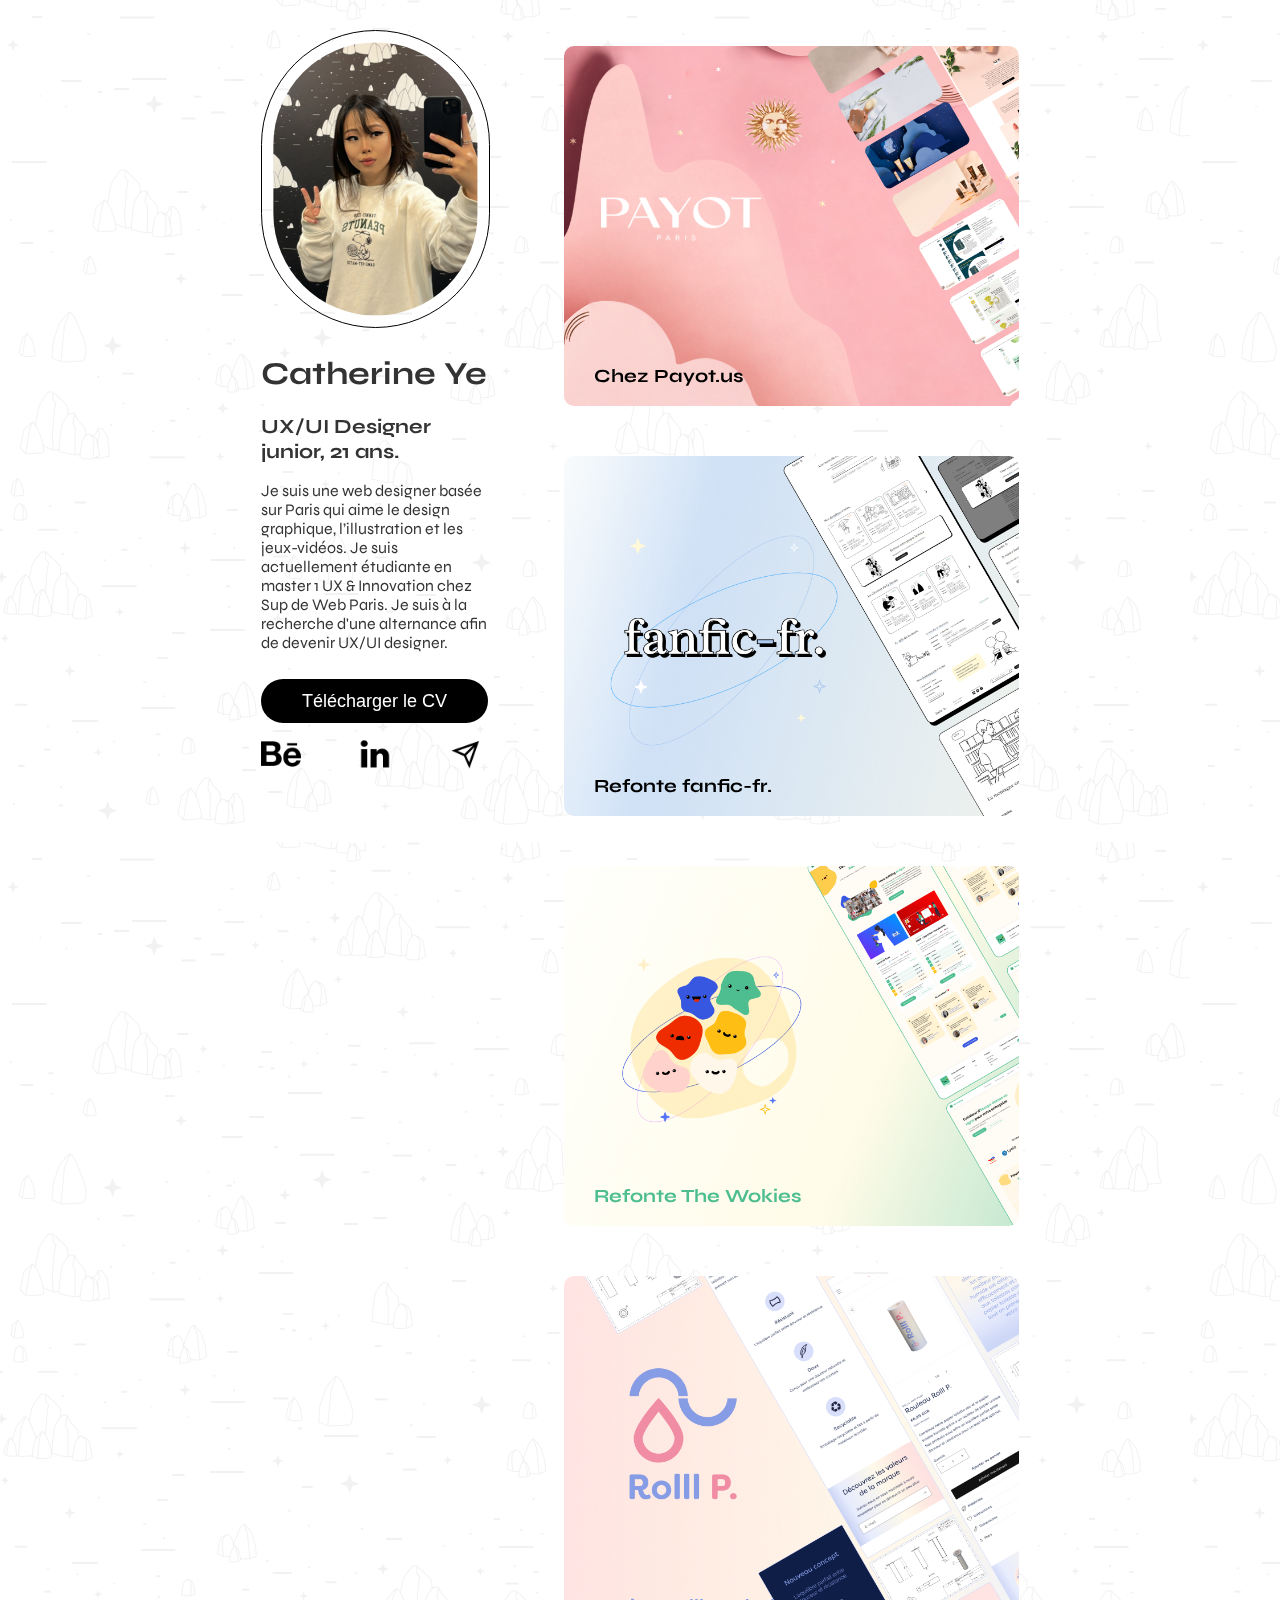
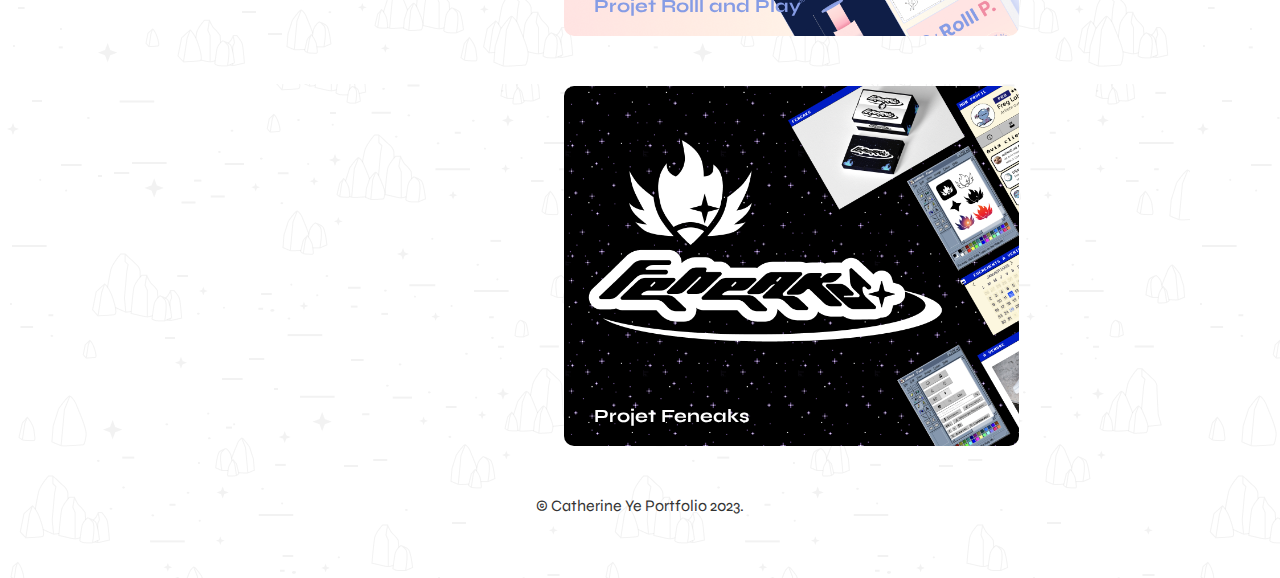
<file: index.html>
<!DOCTYPE html>
<html lang="fr">
    <head>
        <meta charset="UTF-8">
        <title>Portfolio 2023 | Catherine Ye, UX/UI Designer.</title>
        <meta name="description" content="Catherine Ye, UX/UI Designer Junior. Diplomée d'un Bachelor Web Design en 2022, actuellement en Master 1 UX & Innovation et à la recherche d'une alternance en tant qu'UX/UI Designer ou Web Designer/Intégrateur avec un rythme de 4 jours entreprise et 1 jour de formation (vendredi). ">
        <meta name="viewport" content="width=device-width, initial-scale=1">
        <link rel="stylesheet" href="main.css">
        <link rel="icon" href="images/Catherine-Ye.jpg">
        <link rel="preconnect" href="https://fonts.googleapis.com">
        <link rel="preconnect" href="https://fonts.gstatic.com" crossorigin>
        <link href="https://fonts.googleapis.com/css2?family=Outfit&family=Syne&display=swap" rel="stylesheet">
    </head>
    <body>
    <!-- Header -->
        <header> 
            <nav>
            </nav>
        </header>
    <!-- Main -->
        <main>  
            <section class="fixed-el">
                    <img src="images/Catherine-Ye.png" alt="A mirror pic of Catherine Ye." id="Pic">
                    <h1>Catherine Ye</h1>
                    <h2>UX/UI Designer junior, 21 ans.</h2>
                    <p>Je suis une web designer basée sur Paris qui aime le design graphique, l’illustration et les jeux-vidéos. Je suis actuellement étudiante en master 1 UX & Innovation chez Sup de Web Paris. Je suis à la recherche d'une alternance afin de devenir UX/UI designer.</p>
                    <button onclick="window.open('images/CV-Catherine-Ye.pdf')">
                        Télécharger le CV</button>
                    <div id="contact">
                        <a href="https://www.behance.net/catherineye"><img src="images/Behance_logo.png" alt="Logo Behance" class="icon"></a>
                        <a href="https://www.linkedin.com/in/catherine-ye-b4a53a199/"><img src="images/Linkedin_logo.png" alt="Logo Behance" class="icon"></a>
                        <a href="mailto:yecatherine14@hotmail.com?subject=Travaillons ensemble!"><img src="images/Message.png" alt="Logo Behance" class="icon"></a>
                </div>
            </section>
            <section class="overflow-el">
                <a href="pages/payot.html"><div id="Payot" class="project">
                    <h3>Chez Payot.us</h3>
                </div></a>
                <!--
                <a href="pages/template.html"><div id="Orlane" class="project">
                    <h3>Chez Orlane.fr</h3>
                </div></a>
                -->
                <!--
                <a href="pages/template.html"><div id="Empacy" class="project">
                    <h3>Projet Empacy</h3>
                </div></a>
                -->
                <a href="pages/fffr.html"><div id="fffr" class="project">
                    <h3>Refonte fanfic-fr.</h3>
                </div></a>
                <a href="pages/wokies.html"><div id="wokies" class="project">
                    <h3>Refonte The Wokies</h3>
                </div></a>
                <a href="pages/rolllp.html"><div id="RolllP" class="project">
                    <h3>Projet Rolll and Play</h3>
                </div></a>
                <a href="pages/feneaks.html"><div id="Feneaks"
                    class="project">
                    <h3>Projet Feneaks</h3>
                </div></a>
            </section>
        </main>
    <!-- Footer -->
        <footer> 
            © Catherine Ye Portfolio 2023.
        </footer>
    </body>
</html>
</file>
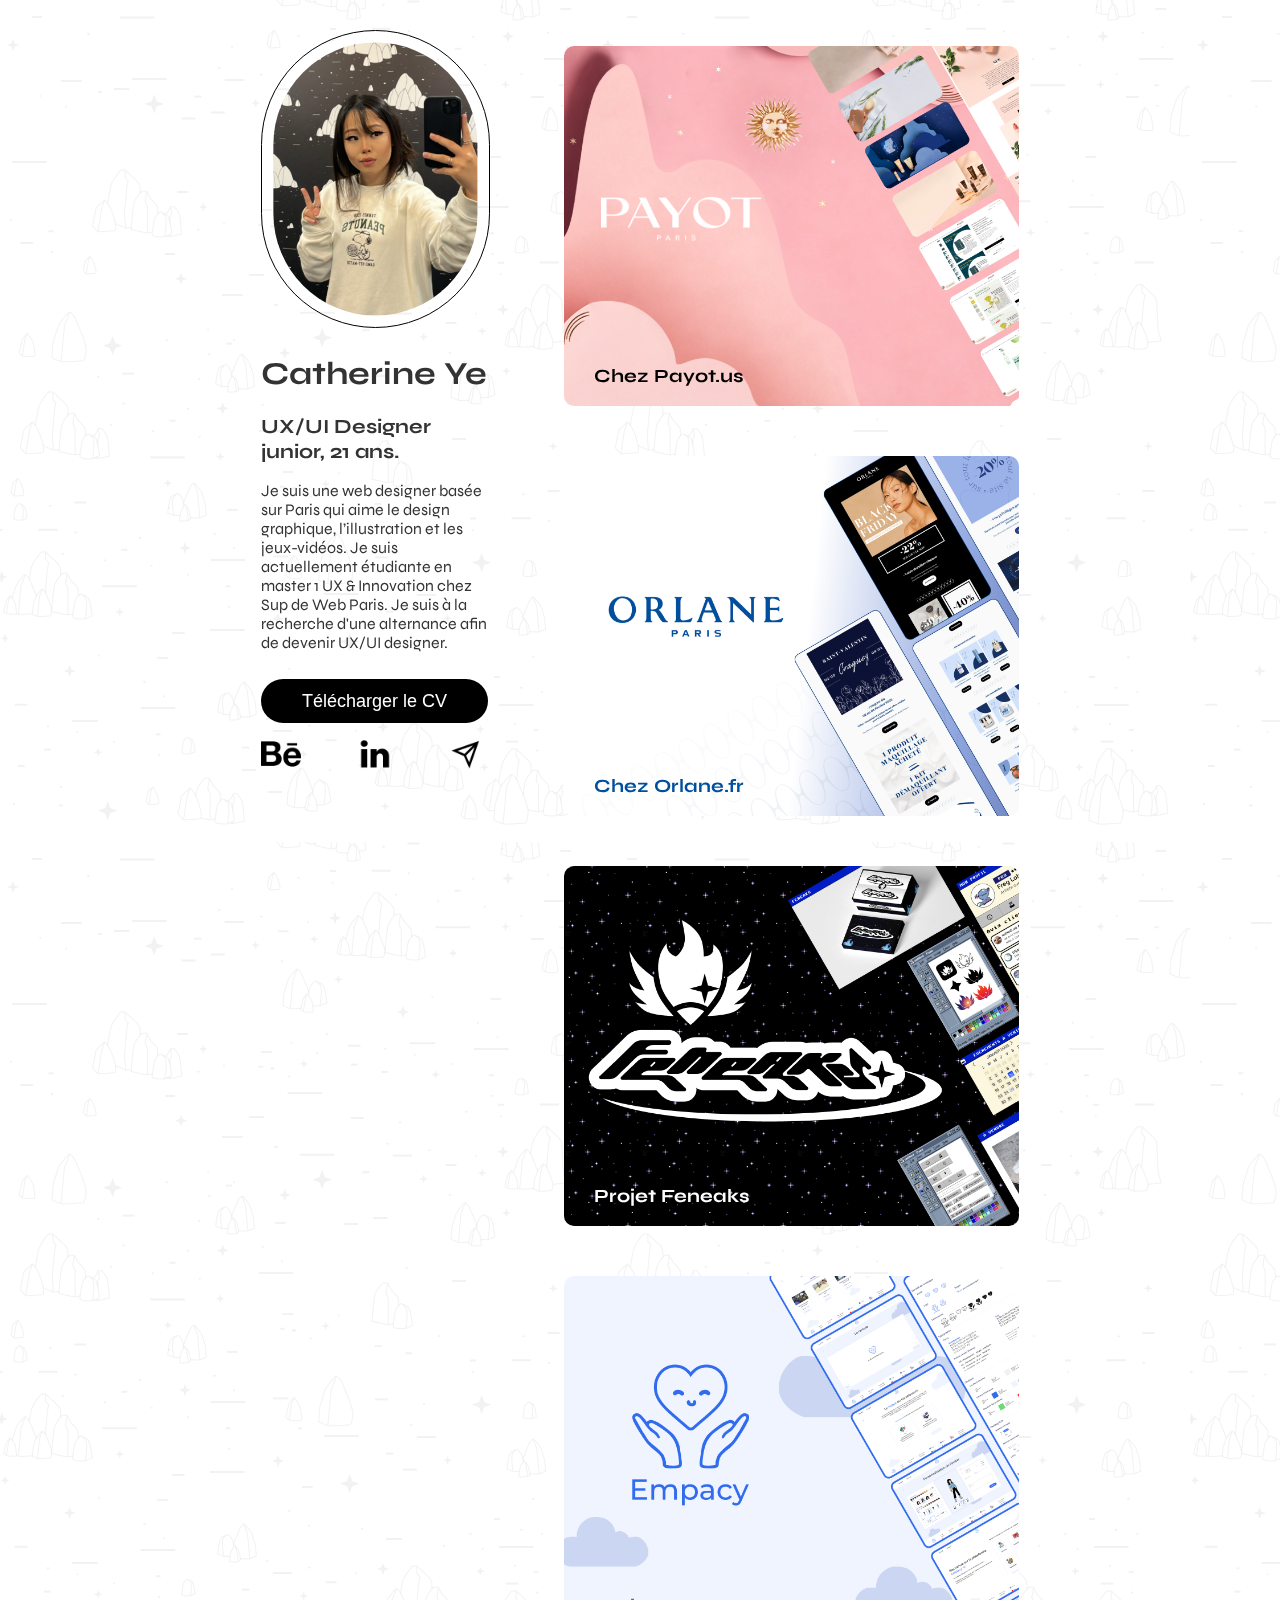
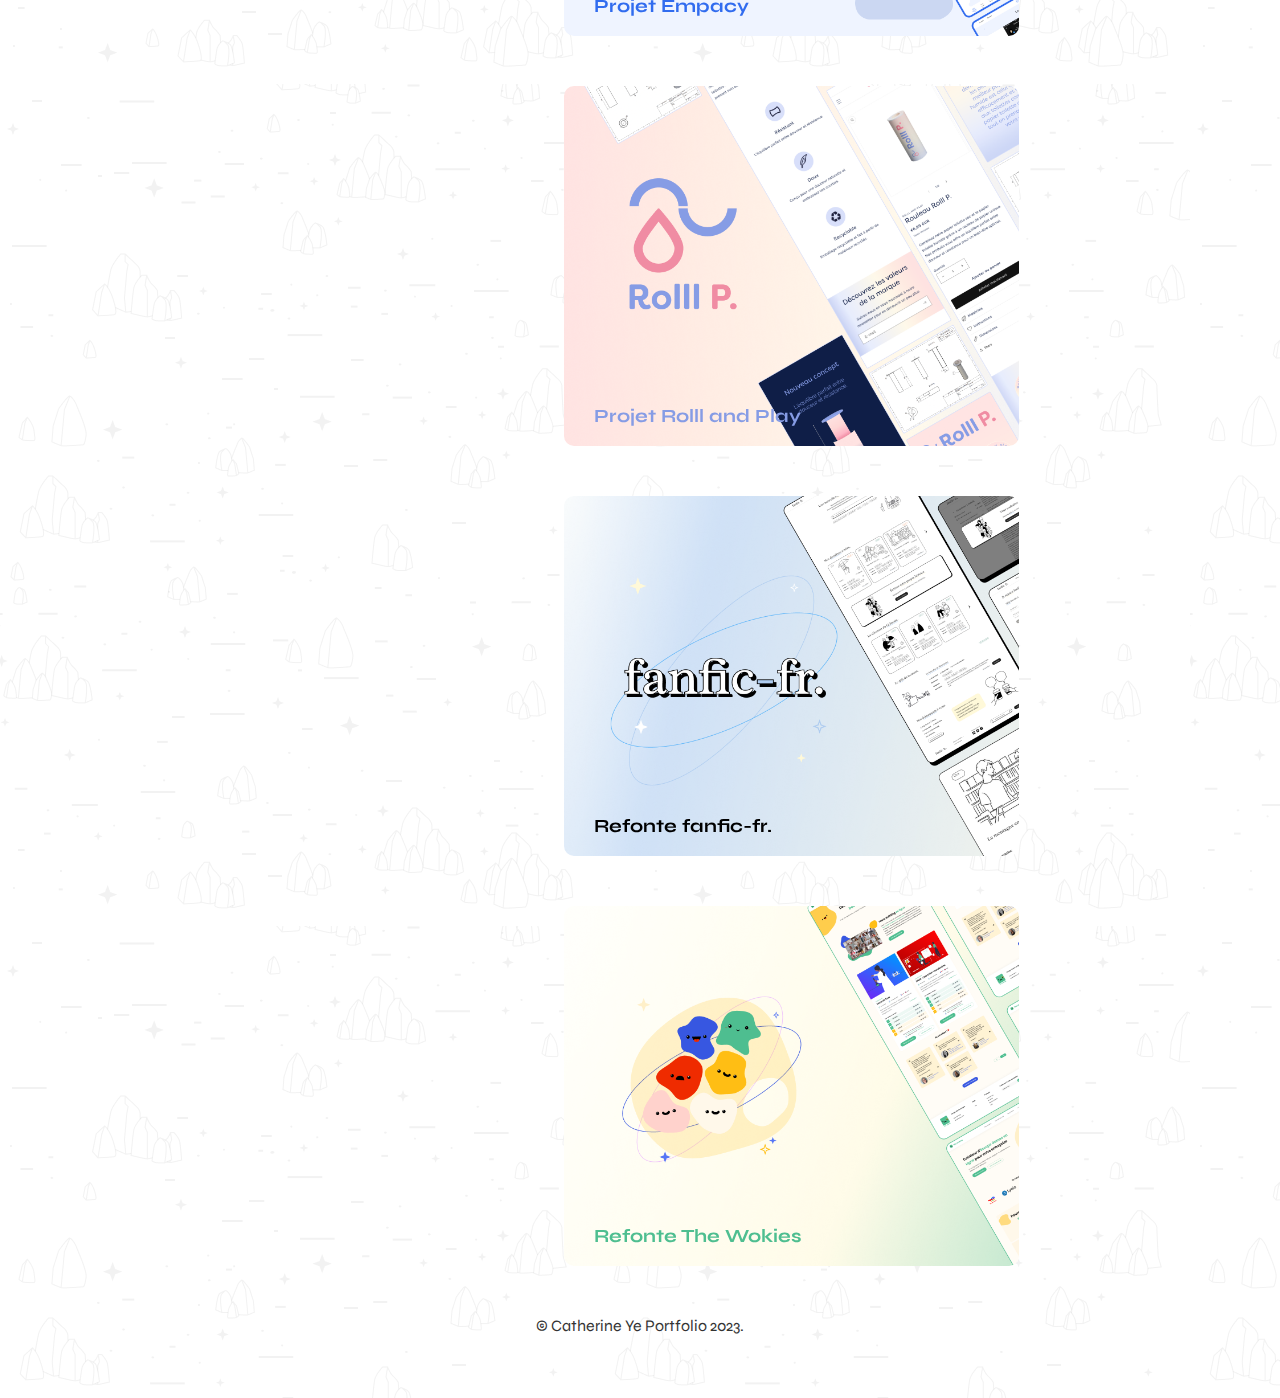
<file: Portfolio-2023.html>
<!DOCTYPE html>
<html lang="fr">
    <head>
        <meta charset="UTF-8">
        <title>Portfolio 2023 | Catherine Ye, UX/UI Designer.</title>
        <meta name="description" content="Catherine Ye, UX/UI Designer Junior. Diplomée d'un Bachelor Web Design en 2022, actuellement en Master 1 UX & Innovation et à la recherche d'une alternance en tant qu'UX/UI Designer ou Web Designer/Intégrateur avec un rythme de 4 jours entreprise et 1 jour de formation (vendredi). ">
        <meta name="viewport" content="width=device-width, initial-scale=1">
        <link rel="stylesheet" href="main.css">
        <link rel="icon" href="images/Catherine-Ye.jpg">
        <link rel="preconnect" href="https://fonts.googleapis.com">
        <link rel="preconnect" href="https://fonts.gstatic.com" crossorigin>
        <link href="https://fonts.googleapis.com/css2?family=Outfit&family=Syne&display=swap" rel="stylesheet">
    </head>
    <body>
    <!-- Header -->
        <header> 
            <nav>
            </nav>
        </header>
    <!-- Main -->
        <main>  
            <section class="fixed-el">
                    <img src="images/Catherine-Ye.png" alt="A mirror pic of Catherine Ye." id="Pic">
                    <h1>Catherine Ye</h1>
                    <h2>UX/UI Designer junior, 21 ans.</h2>
                    <p>Je suis une web designer basée sur Paris qui aime le design graphique, l’illustration et les jeux-vidéos. Je suis actuellement étudiante en master 1 UX & Innovation chez Sup de Web Paris. Je suis à la recherche d'une alternance afin de devenir UX/UI designer.</p>
                    <button onclick="window.open('images/CV-Catherine-Ye.pdf')">
                        Télécharger le CV</button>
                    <div id="contact">
                        <a href="https://www.behance.net/catherineye"><img src="images/Behance_logo.png" alt="Logo Behance" class="icon"></a>
                        <a href="https://www.linkedin.com/in/catherine-ye-b4a53a199/"><img src="images/Linkedin_logo.png" alt="Logo Behance" class="icon"></a>
                        <a href="mailto:yecatherine14@hotmail.com?subject=Travaillons ensemble!"><img src="images/Message.png" alt="Logo Behance" class="icon"></a>
                </div>
            </section>
            <section class="overflow-el">
                <a href="pages/template.html"><div id="Payot" class="project">
                    <h3>Chez Payot.us</h3>
                </div></a>

                <a href="pages/template.html"><div id="Orlane" class="project">
                    <h3>Chez Orlane.fr</h3>
                </div></a>

                <a href="pages/template.html"><div id="Feneaks"
                    class="project">
                    <h3>Projet Feneaks</h3>
                </div></a>
                <a href="pages/template.html"><div id="Empacy" class="project">
                    <h3>Projet Empacy</h3>
                </div></a>
                <a href="pages/template.html"><div id="RolllP" class="project">
                    <h3>Projet Rolll and Play</h3>
                </div></a>
                <a href="pages/template.html"><div id="fffr" class="project">
                    <h3>Refonte fanfic-fr.</h3>
                </div></a>
                <a href="pages/template.html"><div id="wokies" class="project">
                    <h3>Refonte The Wokies</h3>
                </div></a>
            </section>
        </main>
    <!-- Footer -->
        <footer> 
            © Catherine Ye Portfolio 2023.
        </footer>
    </body>
</html>
</file>
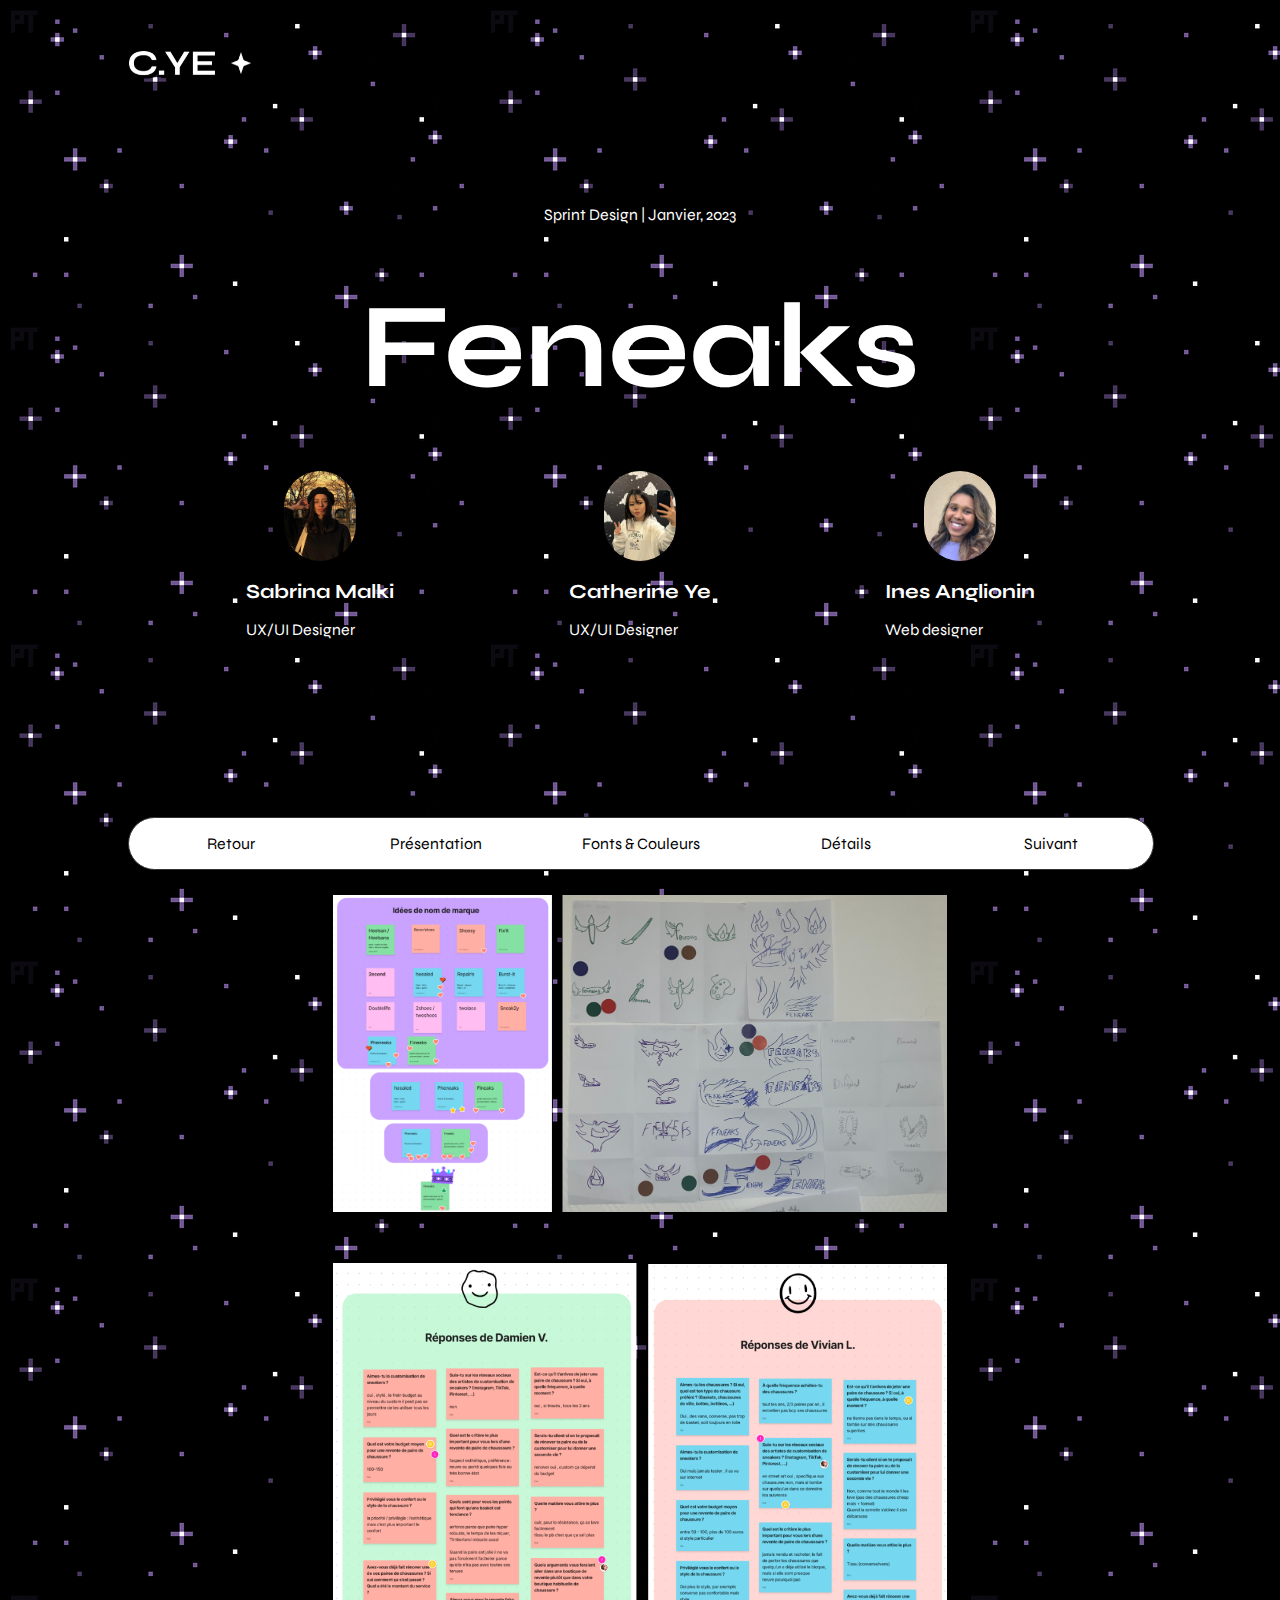
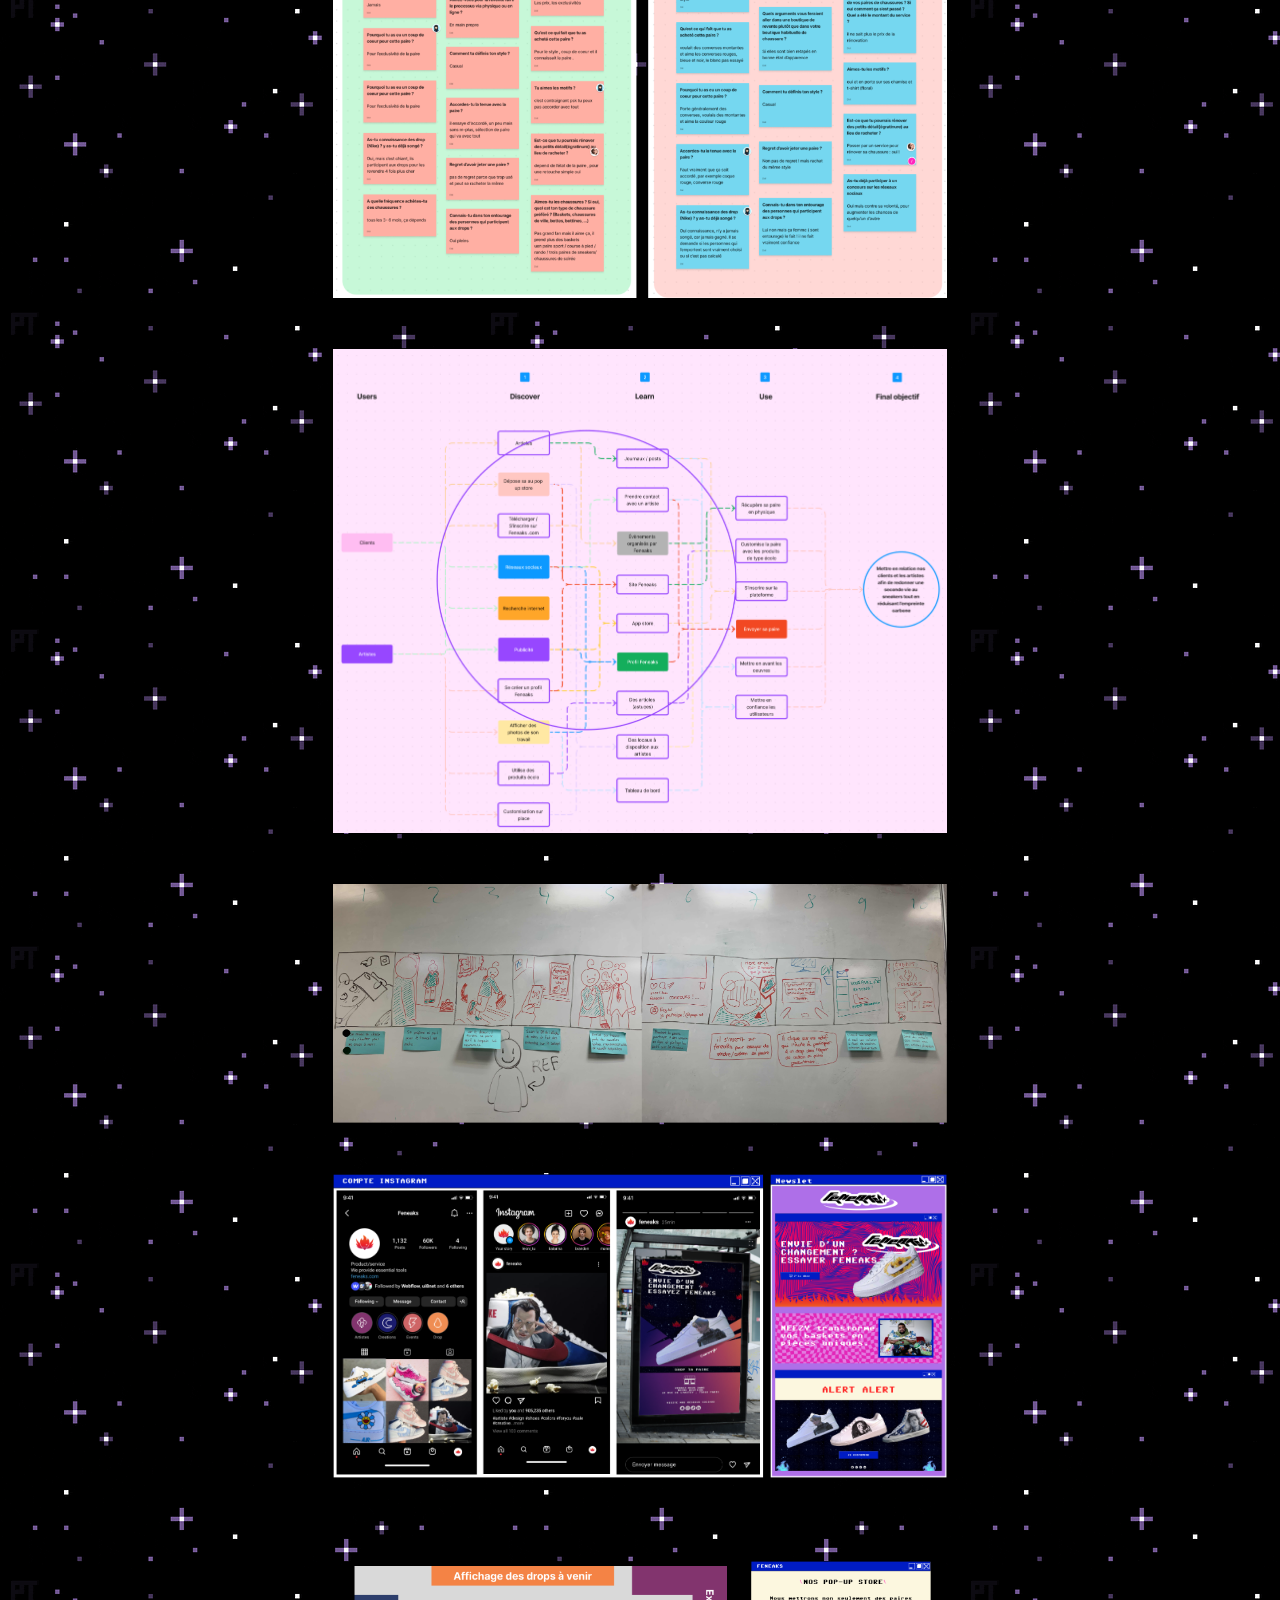
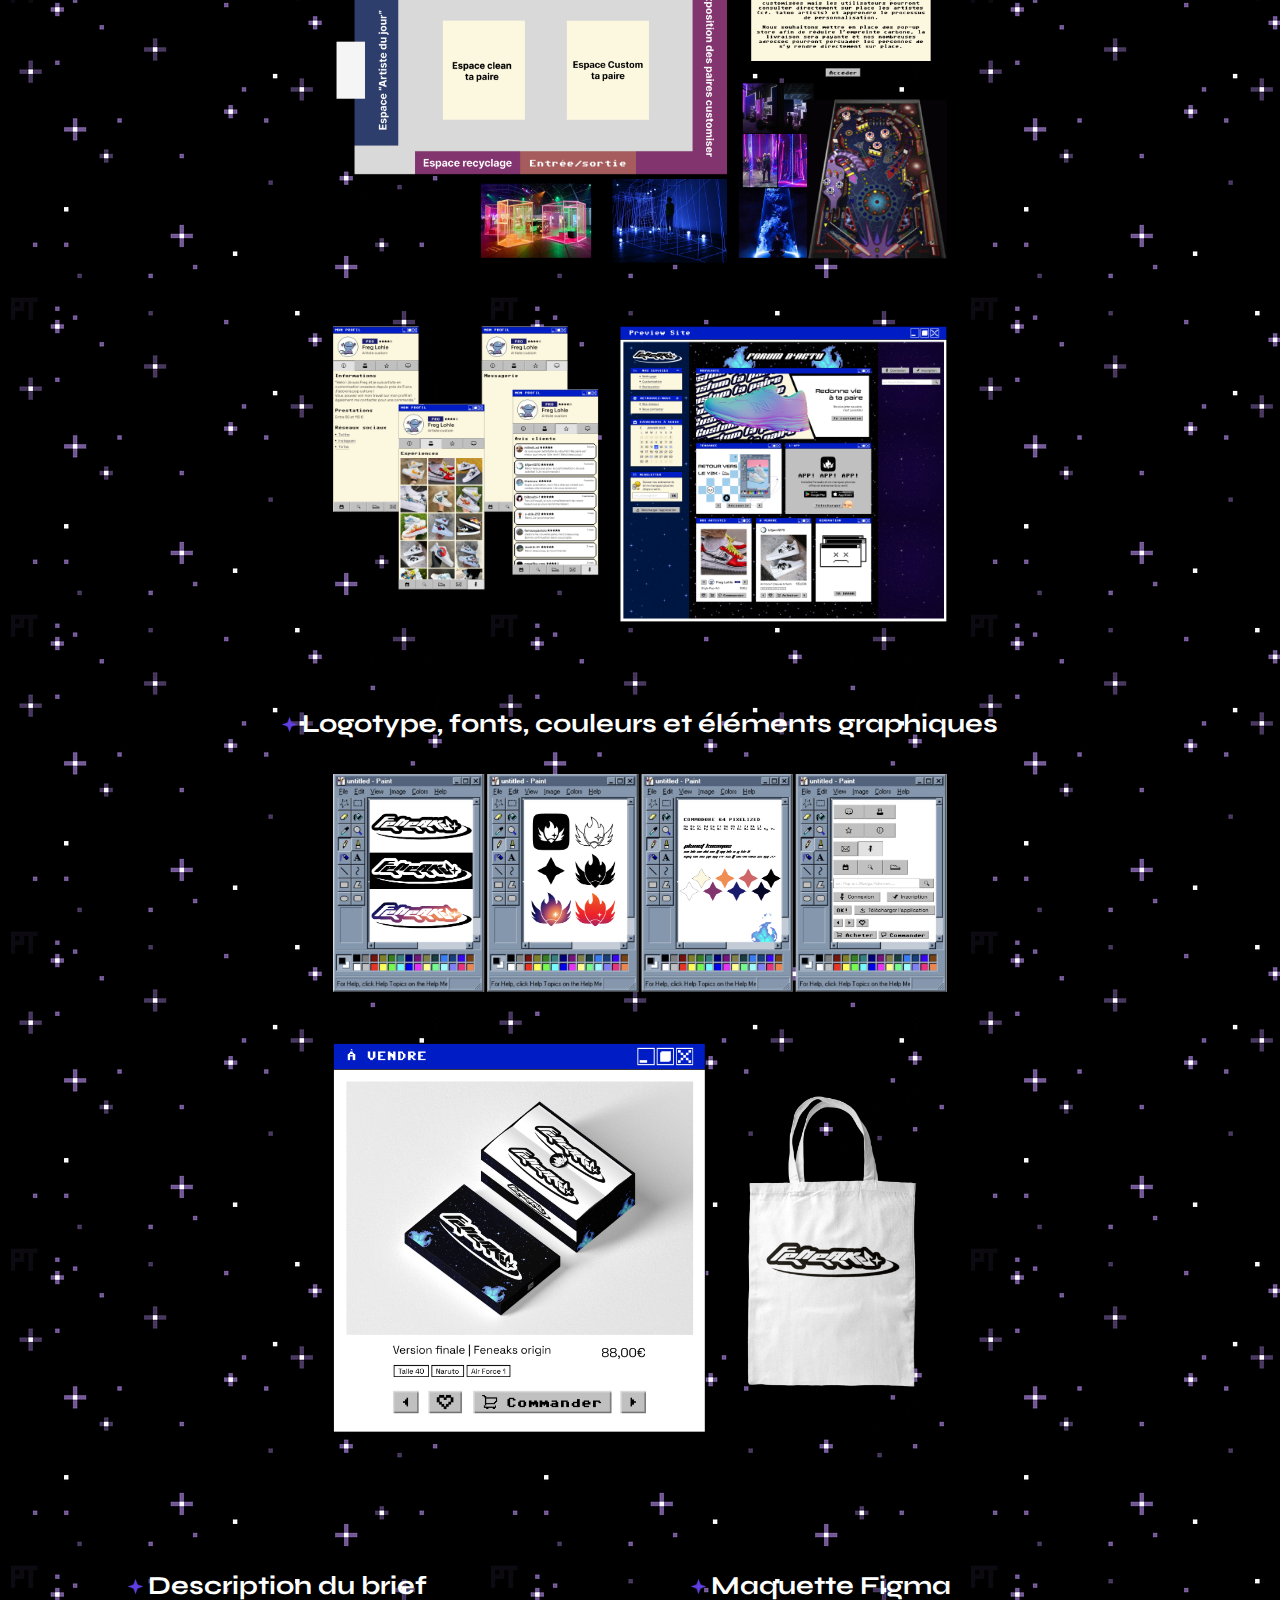
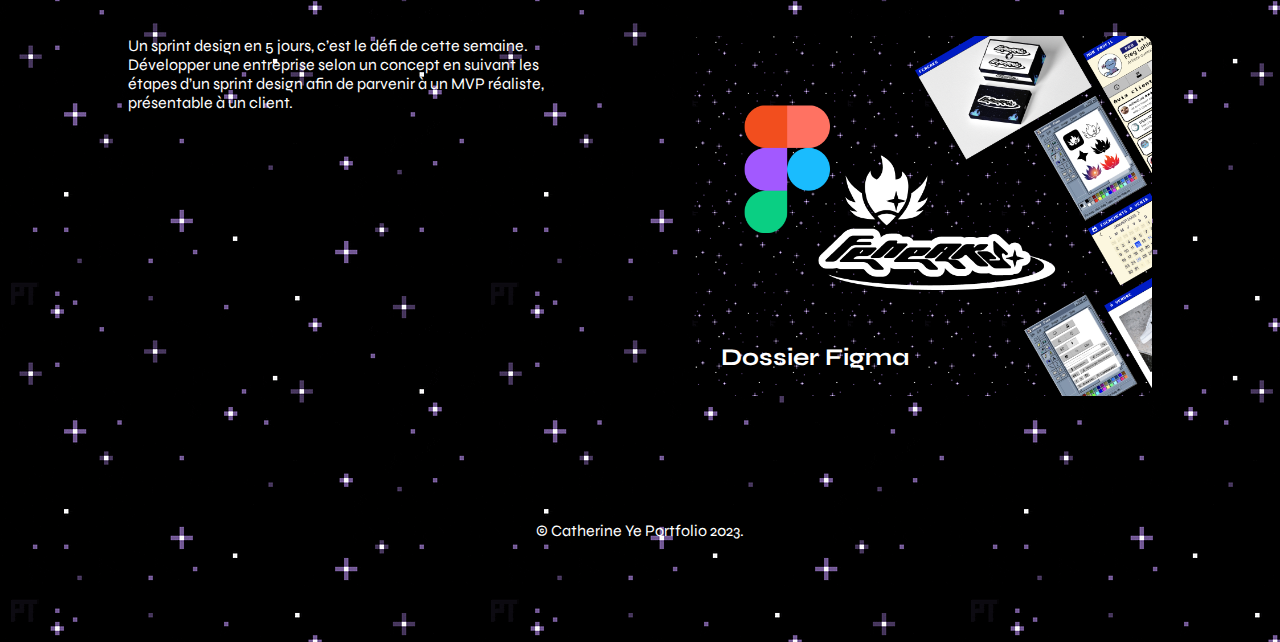
<file: pages/feneaks.html>
<!DOCTYPE html>
<html lang="fr">
    <head>
        <meta charset="UTF-8">
        <title>Portfolio 2023 | Feneaks.</title>
        <meta name="description" content="Projet 2023">
        <meta name="viewport" content="width=device-width, initial-scale=1">
        <link rel="stylesheet" href="project.css">
        <link rel="icon" href="../images/Catherine-Ye.jpg">
        <link rel="preconnect" href="https://fonts.googleapis.com">
        <link rel="preconnect" href="https://fonts.gstatic.com" crossorigin>
        <link href="https://fonts.googleapis.com/css2?family=Outfit&family=Radley&family=Source+Sans+Pro&family=Syne&display=swap" rel="stylesheet">
    </head>
    <body id="feneaks-bg">
        <!-- Header -->
        <header> 
            <a href="../index.html">
            <img src    ="../images/Logo-Catherine-Ye.png" alt="Logo" id="logo"></a>
            <nav>
                <ul>
                    <a href="../index.html" class="direction-nav">
                        <li>Retour</li>
                    </a>
                    <a href="#Presentation" class="direction-nav hide">
                        <li>Présentation</li>
                    </a>
                    <a href="#font-colors" class="direction-nav hide">
                        <li>Fonts & Couleurs</li>
                    </a>
                    <a href="#details" class="direction-nav">
                        <li>Détails</li>
                    </a>               
                    <a href="payot.html" class="direction-nav">
                        <li>Suivant</li>
                    </a>           
                </ul>
            </nav>
        </header>
        <!-- Main -->
        <main>  
            <!-- PRESENTATION -->
            <section id="Presentation">
                <span>Sprint Design | Janvier, 2023</span>
                <h1>Feneaks</h1>
                <div class="display-designer">
                    <!-- DESIGNER 1 -->
                    <div class="presentation-designer">
                        <a href="#" target="_blank" class="designers" id="Sabrina">
                        </a>
                        <div>
                        <h2>Sabrina Malki</h2>
                        <span>UX/UI Designer</span>
                        </div>
                    </div>
                    <!-- DESIGNER 2 -->
                    <div class="presentation-designer">
                        <a href="https://www.linkedin.com/in/catherine-ye-b4a53a199/" target="_blank" class="designers" id="Catherine">
                        </a>
                        <div>
                        <h2>Catherine Ye</h2>
                        <span>UX/UI Designer</span>
                        </div>
                    </div>
                    <!-- DESIGNER 3 -->
                    <div class="presentation-designer">
                        <a href="#" target="_blank" class="designers" id="Ines">
                        </a>
                        <div>
                        <h2>Ines Anglionin</h2>
                        <span>Web designer</span>
                        </div>
                    </div>
                </div>
            </section>
            <!-- PROJECT MOCK-UPS -->
            <section id="project">
                <img src="feneaks/Names.png" alt="Name proposition and voting. Crazy-8, 8 minutes activty where you have to draw a logo proposition during each minutes">
                <img src="feneaks/Interviews.png" alt="2 interviews">
                <img src="feneaks/Roadmap.png" alt="Roadmap to achieve the final objectif">
                <img src="feneaks/Storyboard.png" alt="Storyboard">
                <img src="feneaks/Socials.png" alt="Instagram">
                <img src="feneaks/pop up store.png" alt="Pop-up store">
                <img src="feneaks/Mockup.png" alt="App and website">
                <h4 id="font-colors"><div class="star"></div>Logotype, fonts, couleurs et éléments graphiques</h4>
                <img src="feneaks/Charte.png" alt="Graphic Chart">
                <img src="feneaks/Packaging.png" alt="Packaging and tote bag">
                
            <!-- GRAPHIC CHART -->
            
            <!-- CREATIVE PROCESS -->
            <section id="details" class="display-two-section">
                <div class="two-section">
                    <h4><div class="star"></div>Description du brief</h4>
                    <p>
                        Un sprint design en 5 jours, c’est le défi de cette semaine. Développer une entreprise selon un concept en suivant les étapes d’un sprint design afin de parvenir à un MVP réaliste, présentable à un client.
                    </p>
                </div>
                <div class="two-section">
                    <h4><div class="star"></div>Maquette Figma</h4>
                    <a href="https://www.figma.com/proto/jKyG091K97l2nF9mhfZ0sj/Feneaks?page-id=113%3A202&node-id=257%3A5533&viewport=96%2C357%2C0.04&scaling=scale-down-width&starting-point-node-id=257%3A5533" target="_blank">
                    <div class="project" id="Figma-Feneaks">
                        <h3 class="font-project">Dossier Figma</h3>
                    </div>
                    </a>
                </div>
            </section>
        </main>       
        <!-- Footer -->
        <footer> 
            © Catherine Ye Portfolio 2023.
        </footer>
    </body>
</html>
</file>
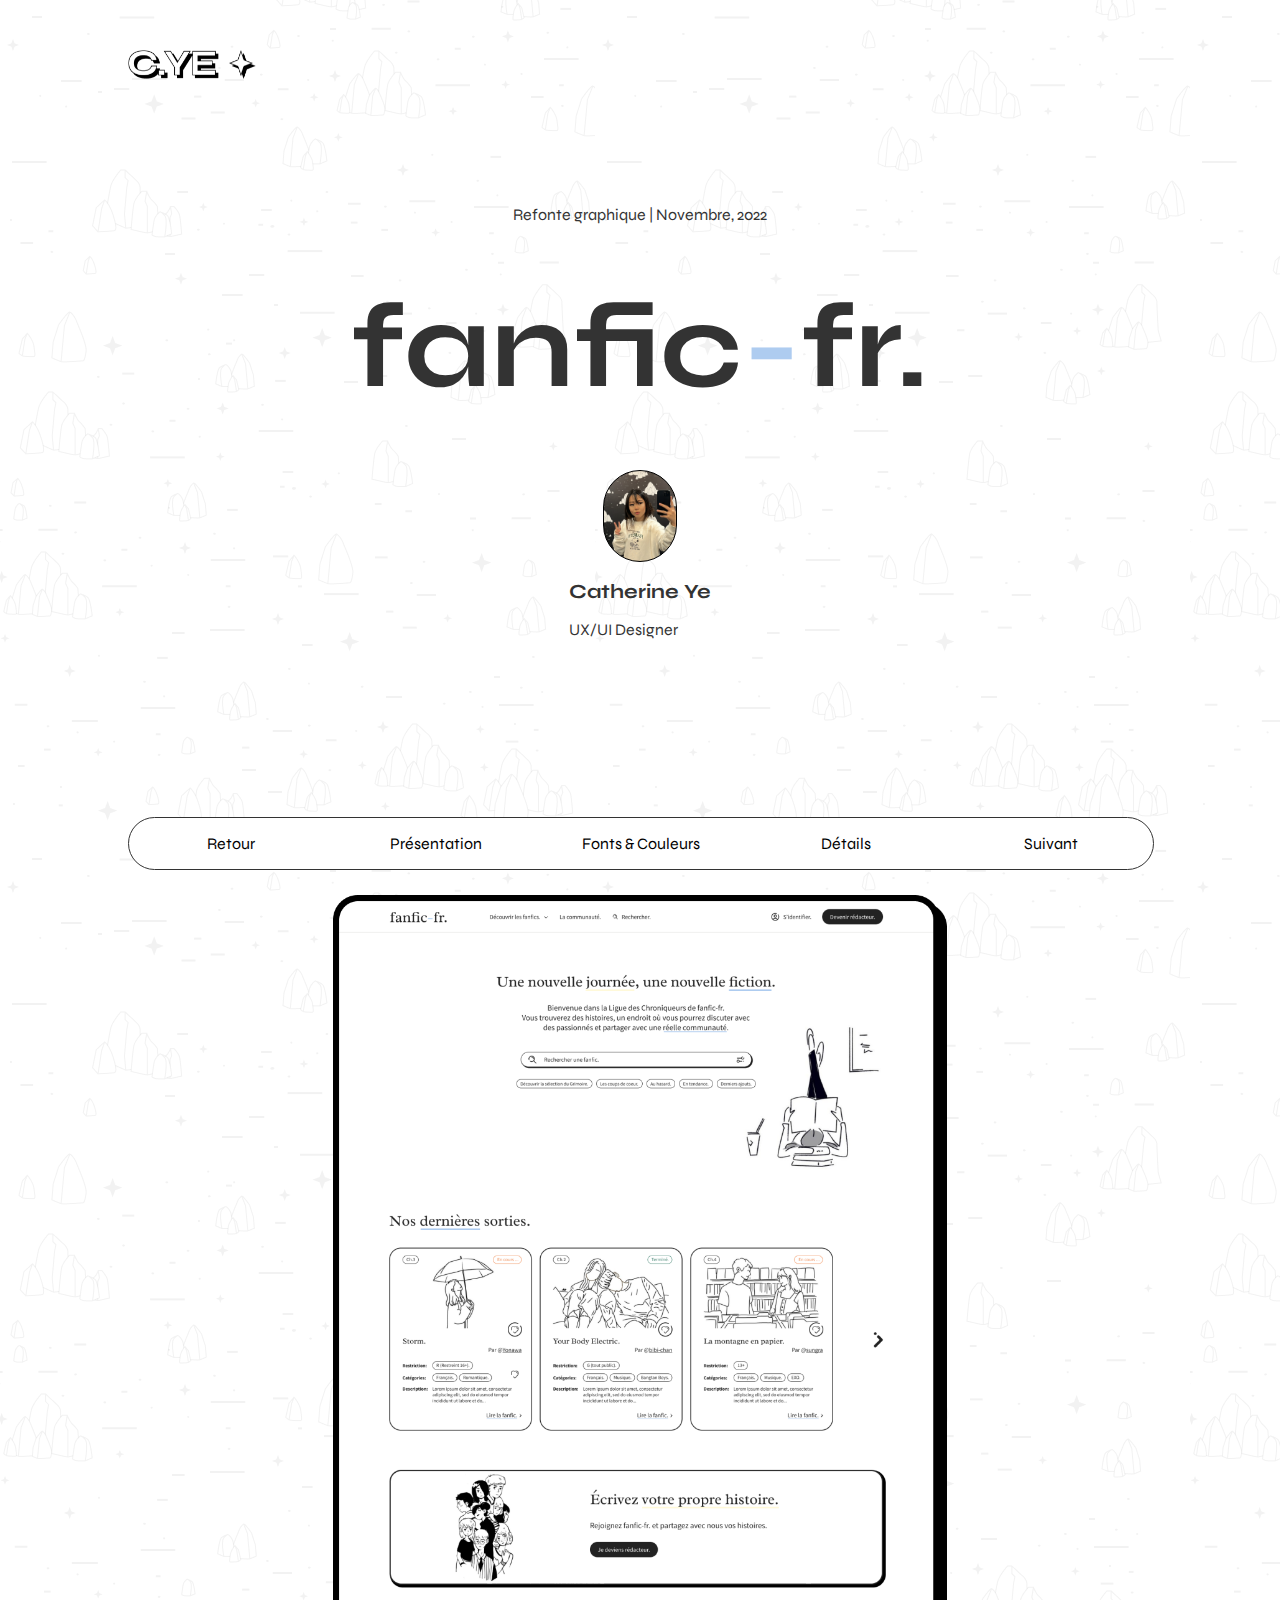
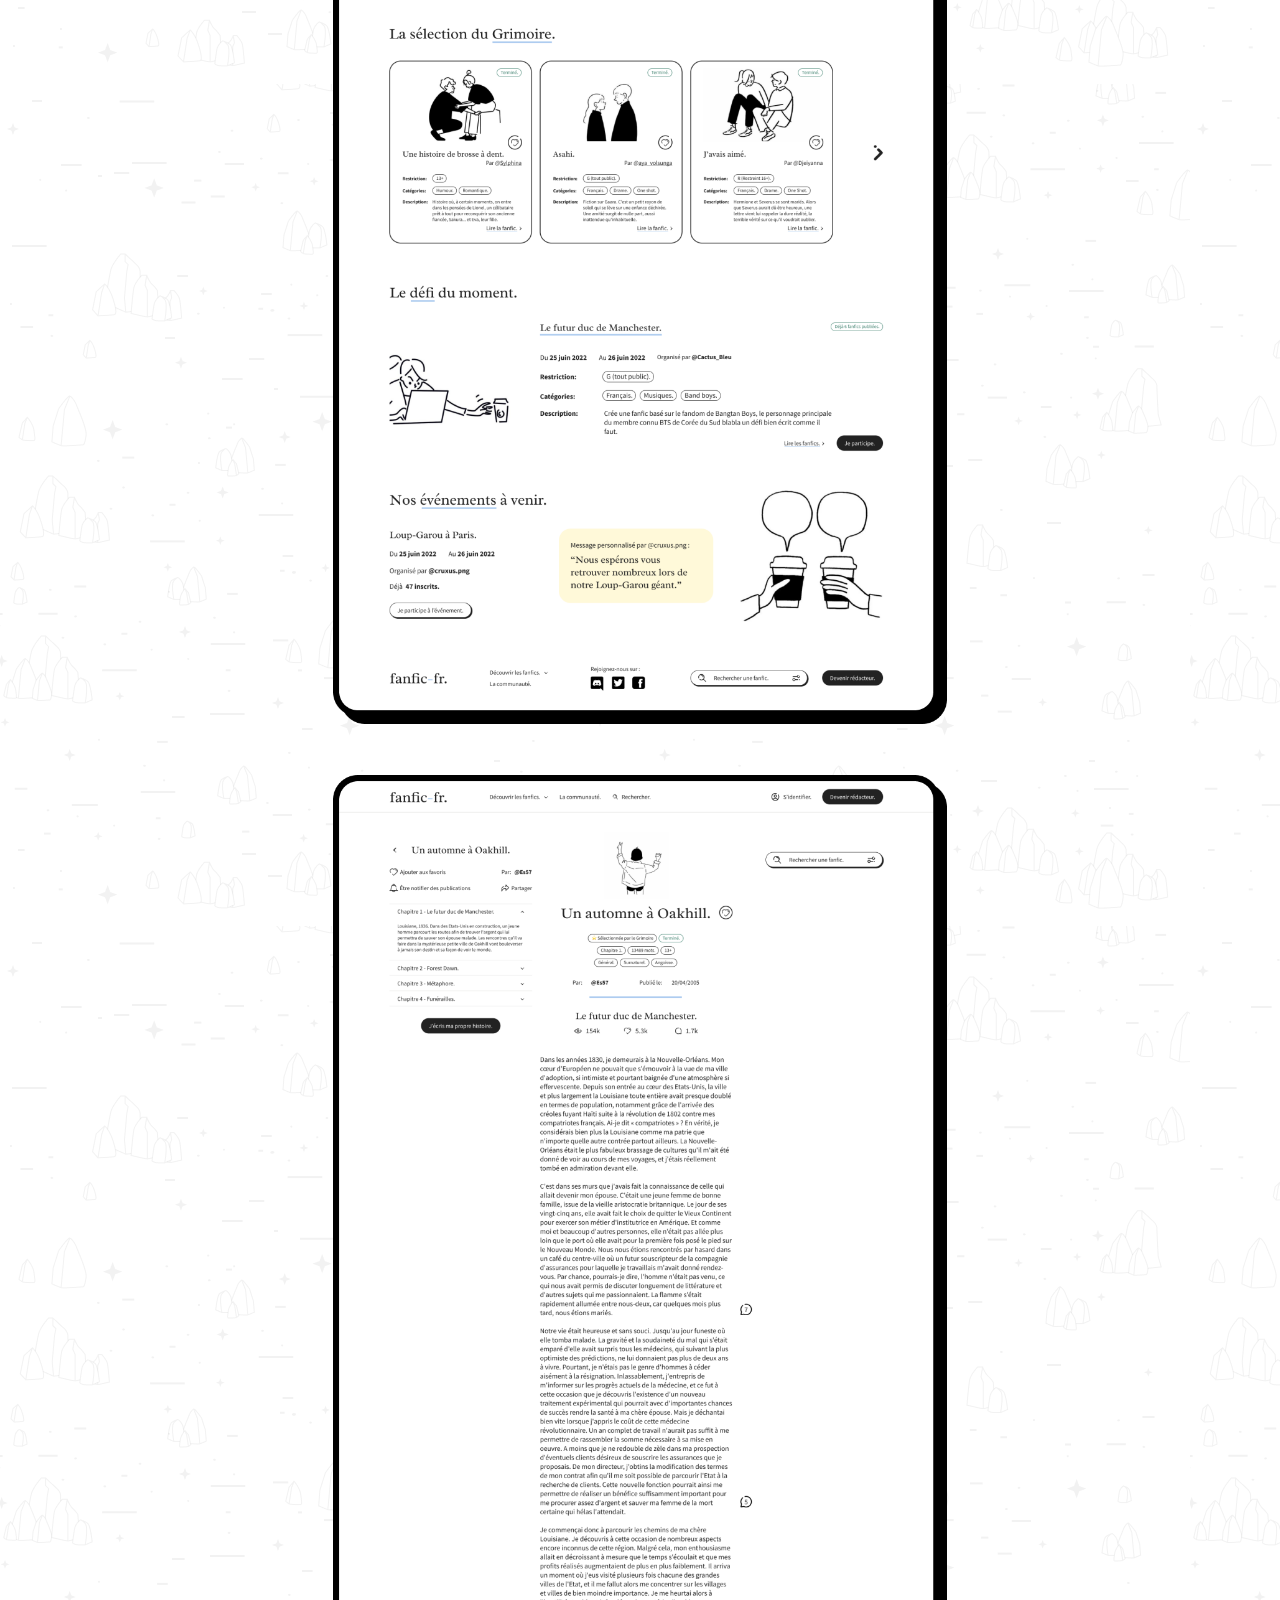
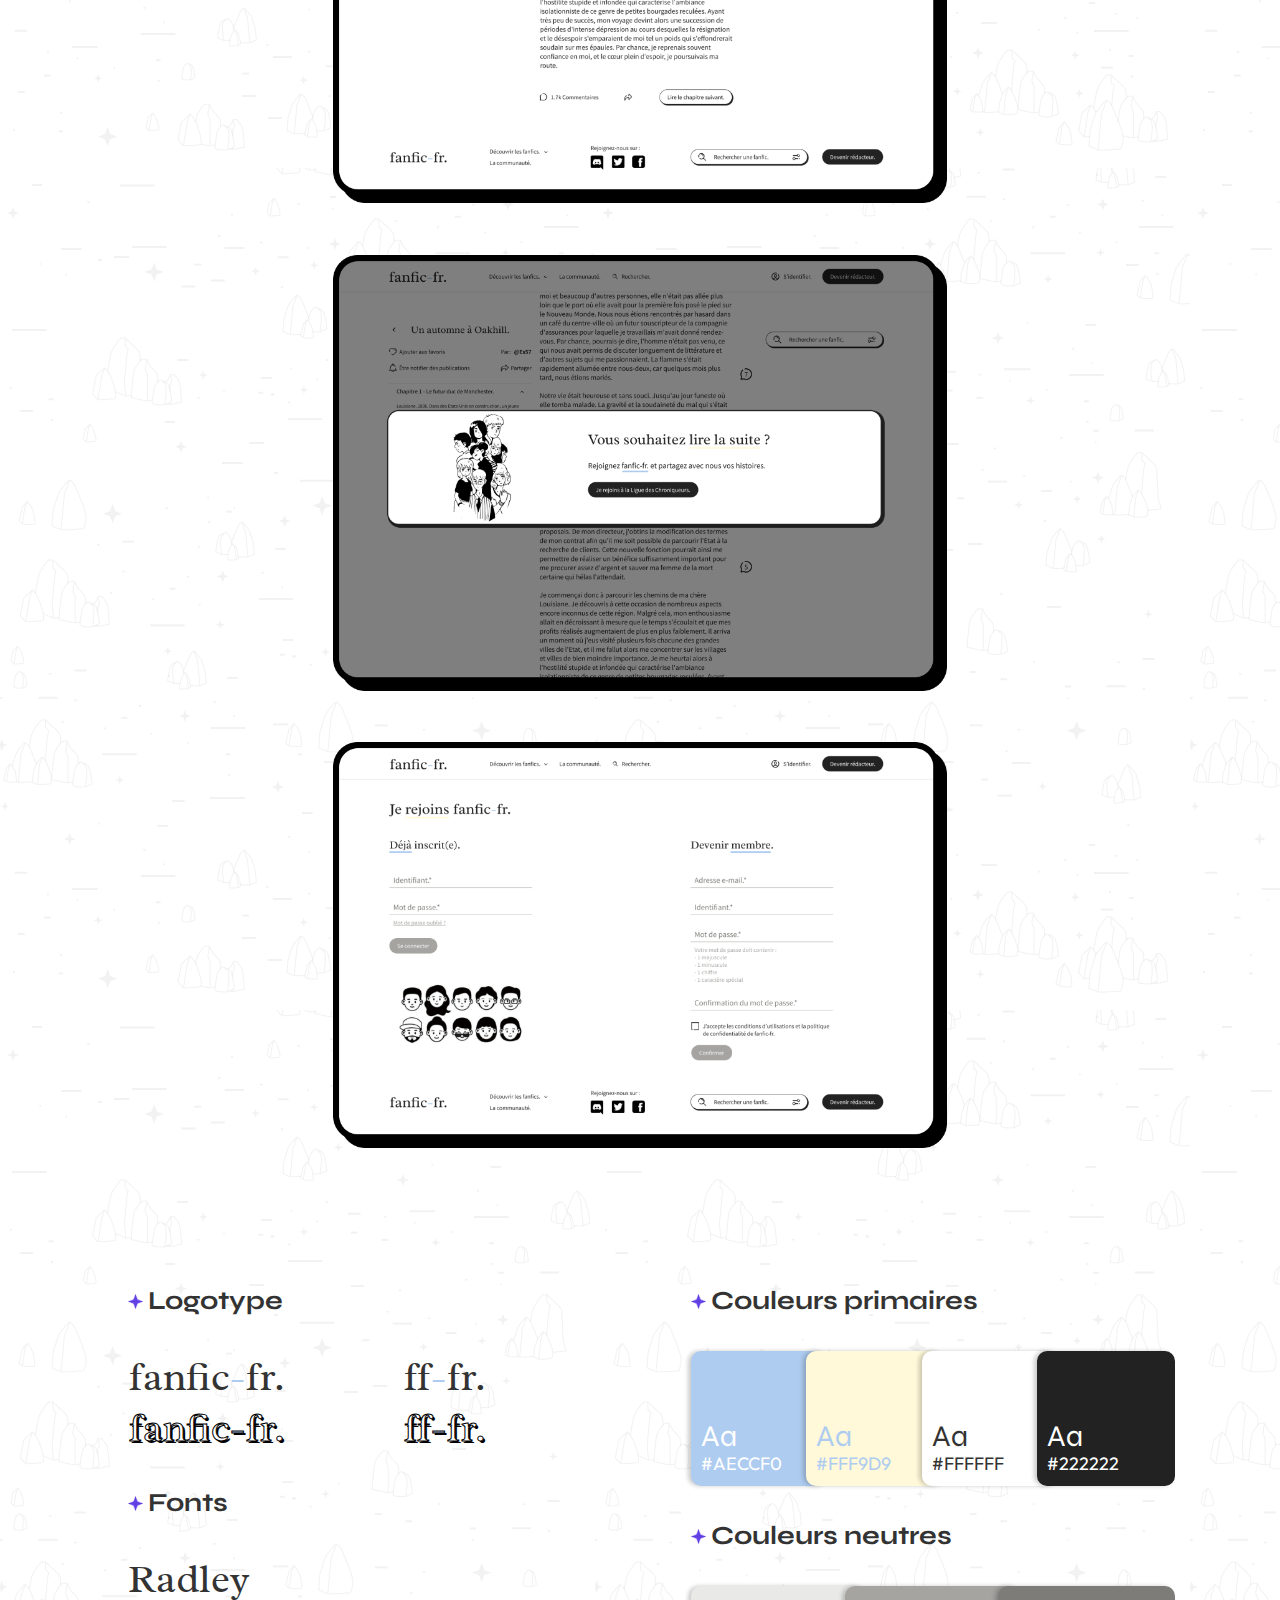
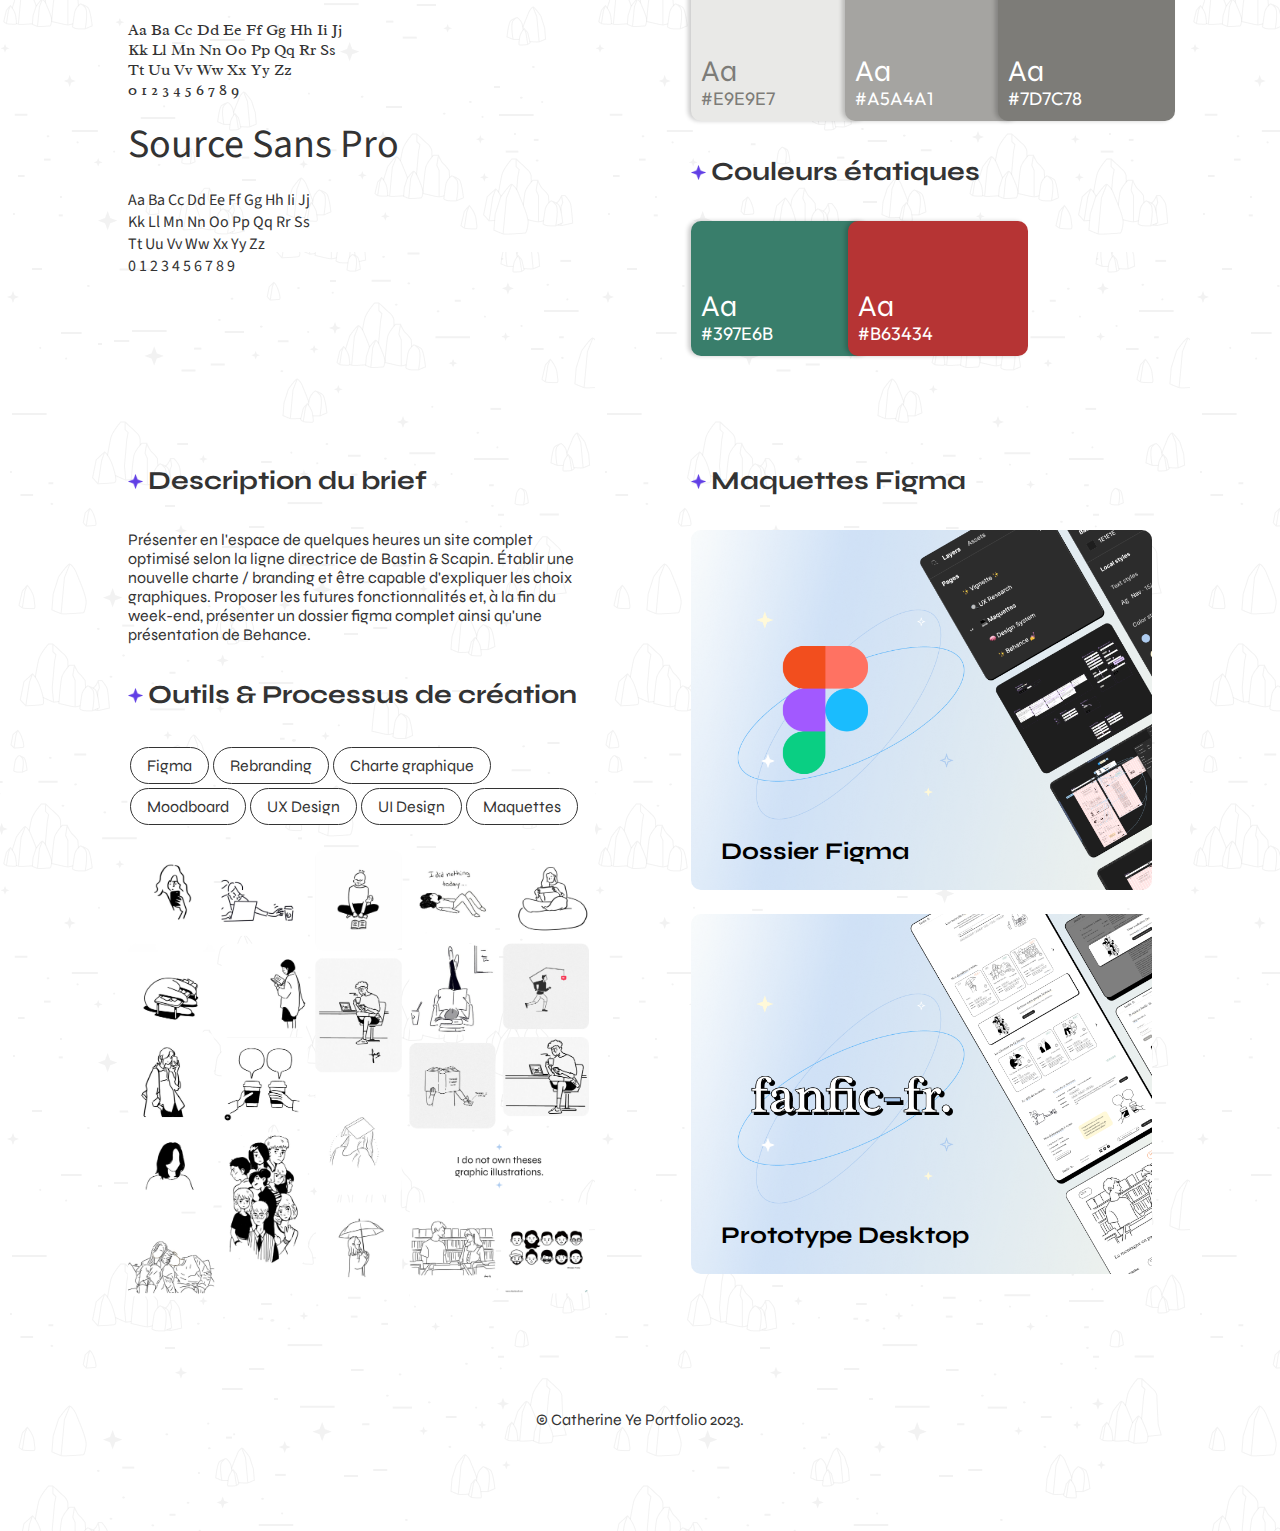
<file: pages/fffr.html>
<!DOCTYPE html>
<html lang="fr">
    <head>
        <meta charset="UTF-8">
        <title>Portfolio 2023 | fanfic-fr.</title>
        <meta name="description" content="Projet 2023">
        <meta name="viewport" content="width=device-width, initial-scale=1">
        <link rel="stylesheet" href="project.css">
        <link rel="icon" href="../images/Catherine-Ye.jpg">
        <link rel="preconnect" href="https://fonts.googleapis.com">
        <link rel="preconnect" href="https://fonts.gstatic.com" crossorigin>
        <link href="https://fonts.googleapis.com/css2?family=Outfit&family=Radley&family=Source+Sans+Pro&family=Syne&display=swap" rel="stylesheet">
    </head>
    <body>
        <!-- Header -->
        <header> 
            <a href="../index.html">
            <img src    ="../images/Logo-Catherine-Ye.png" alt="Logo" id="logo"></a>
            <nav>
                <ul>
                    <a href="../index.html" class="direction-nav">
                        <li>Retour</li>
                    </a>
                    <a href="#Presentation" class="direction-nav hide">
                        <li>Présentation</li>
                    </a>
                    <a href="#font-colors" class="direction-nav hide">
                        <li>Fonts & Couleurs</li>
                    </a>
                    <a href="#details" class="direction-nav">
                        <li>Détails</li>
                    </a>               
                    <a href="../index.html" class="direction-nav">
                        <li>Suivant</li>
                    </a>           
                </ul>
            </nav>
        </header>
        <!-- Main -->
        <main>  
            <!-- PRESENTATION -->
            <section id="Presentation">
                <span>Refonte graphique | Novembre, 2022</span>
                <h1>fanfic<span style="color:#AECCF0">-</span>fr.</h1>
                <div class="display-designer">
                    <!-- DESIGNER 1 
                    <div class="presentation-designer">
                        <a href="#" target="_blank" class="designers" id="Sabrina">
                        </a>
                        <div>
                        <h2>Prénom Nom</h2>
                        <span>UX/UI Designer</span>
                        </div>
                    </div>-->
                    <!-- DESIGNER 2 -->
                    <div class="presentation-designer">
                        <a href="https://www.linkedin.com/in/catherine-ye-b4a53a199/" target="_blank" class="designers" id="Catherine">
                        </a>
                        <div>
                        <h2>Catherine Ye</h2>
                        <span>UX/UI Designer</span>
                        </div>
                    </div>
                </div>
            </section>
            <!-- PROJECT MOCK-UPS -->
            <section id="project">
                <img src="fffr/Home-Page.png" alt="Home Page">
                <img src="fffr/Lecture-Page.png" alt="Lecture Page">
                <img src="fffr/Overlay.png" alt="Overlay Page">
                <img src="fffr/Identification.png" alt="Identification Page">
            </section>
            <!-- GRAPHIC CHART -->
            <section id="font-colors" class="display-two-section">
                <!-- LOGOTYPE & FONTS -->
                <div class="two-section">
                    <h4><div class="star"></div>Logotype</h4>
                    <div class="display">
                        <div>
                            <span class="font-radley font-name" style="padding-right:25%">fanfic<span style="color:#AECCF0">-</span>fr.</span>
                            <span class="font-radley font-name">ff<span style="color:#AECCF0">-</span>fr.</span>
                        </div>
                        <div>
                            <span class="font-radley font-name fffr-logo" style="padding-right:25%">fanfic<span style="color:#AECCF0">-</span>fr.</span>
                            <span class="font-radley font-name fffr-logo">ff<span style="color:#AECCF0">-</span>fr.</span>
                        </div>
                    </div>
                    <h4><div class="star"></div>Fonts</h4>
                    <div class="display">
                        <div class="font-radley font-size">
                            <span class="font-name">Radley</span>
                            <p>Aa Ba Cc Dd Ee Ff Gg Hh Ii Jj <br/>Kk Ll Mn Nn Oo Pp Qq Rr Ss <br/> Tt Uu Vv Ww Xx Yy Zz <br/> 0 1 2 3 4 5 6 7 8 9</p>
                        </div>
                        <div class="font-source font-size">
                            <span class="font-name">Source Sans Pro</span>
                            <p>Aa Ba Cc Dd Ee Ff Gg Hh Ii Jj <br/>Kk Ll Mn Nn Oo Pp Qq Rr Ss <br/> Tt Uu Vv Ww Xx Yy Zz <br/> 0 1 2 3 4 5 6 7 8 9</p>
                        </div>
                    </div>
                </div>
                <!-- COLORS -->
                <div class="two-section">
                    <!-- PRIMARY COLORS -->
                    <h4><div class="star"></div>Couleurs primaires</h4>
                    <div class="cards">
                        <!-- COLORS 1 -->
                        <div class="color-card" id="fffr-color1"><p class="font-card">Aa<br/><span>#AECCF0</span></p></div>
                        <!-- COLORS 2 -->
                        <div class="color-card" id="fffr-color2"><p class="font-card">Aa<br/><span>#FFF9D9</span></p></div>
                        <!-- COLORS 3 -->
                        <div class="color-card" id="color-white"><p class="font-card">Aa<br/><span>#ffffff</span></p></div>
                        <!-- COLORS 4 -->
                        <div class="color-card" id="fffr-color3"><p class="font-card">Aa<br/><span>#222222</span></p></div>
                    </div>
                    <!-- SECONDARY COLORS -->
                    <h4><div class="star"></div>Couleurs neutres</h4>
                    <div class="cards">
                        <!-- COLORS 4 -->
                        <div class="color-card" id="fffr-color4"><p class="font-card">Aa<br/><span>#E9E9E7</span></p></div>
                        <!-- COLORS 5 -->
                        <div class="color-card" id="fffr-color5"><p class="font-card">Aa<br/><span>#A5A4A1</span></p></div>
                        <!-- COLORS 6 -->
                        <div class="color-card" id="fffr-color6"><p class="font-card">Aa<br/><span>#7D7C78</span></p></div>
                    </div>
                    <!-- TERTIARY COLORS -->
                    <h4><div class="star"></div>Couleurs étatiques</h4>
                    <div class="cards">
                        <!-- COLORS 7 -->
                        <div class="color-card" id="fffr-color7"><p class="font-card">Aa<br/><span>#397E6B</span></p></div>
                        <!-- COLORS 8 -->
                        <div class="color-card" id="fffr-color8"><p class="font-card">Aa<br/><span>#B63434</span></p></div>
                    </div>
                </div>
            </section>
            <!-- CREATIVE PROCESS -->
            <section id="details" class="display-two-section">
                <div class="two-section">
                    <h4><div class="star"></div>Description du brief</h4>
                    <p>
                        Présenter en l'espace de quelques heures un site complet optimisé selon la ligne directrice de Bastin & Scapin. Établir une nouvelle charte / branding  et être capable d'expliquer les choix graphiques. Proposer les futures fonctionnalités et, à la fin du week-end, présenter un dossier figma complet ainsi qu'une présentation de Behance.
                    </p>

                    <h4><div class="star"></div>Outils & Processus de création</h4>
                    <div class="tags">
                        <span>Figma</span>
                        <span>Rebranding</span>
                        <span>Charte graphique</span>
                        <span>Moodboard</span>
                        <span>UX Design</span>
                        <span>UI Design</span>
                        <span>Maquettes</span>
                    </div>
                    <img src="fffr/inspirations.png" alt="Overlay Page">
                    
                </div>
                <div class="two-section">
                    <h4><div class="star"></div>Maquettes Figma</h4>
                    <a href="https://www.figma.com/file/IY01P5jGWCHgqMpRWJ1ER8/Fanfic-fr.?node-id=75%3A1815&t=VObmJ5rbemUTi3DX-1" target="_blank">
                    <div class="project" id="Figma-FFFR">
                        <h3 class="font-project">Dossier Figma</h3>
                    </div>
                    </a>

                    <a href="https://www.figma.com/proto/IY01P5jGWCHgqMpRWJ1ER8/Fanfic-fr.?page-id=2%3A112&node-id=2%3A113&viewport=396%2C424%2C0.16&scaling=scale-down-width&starting-point-node-id=2%3A113" target="_blank">
                        <div class="project" id="Figma-FFFR2">
                            <h3 class="font-project">Prototype Desktop</h3>
                        </div>
                        </a>
                </div>
            </section>
        </main>       
        <!-- Footer -->
        <footer> 
            © Catherine Ye Portfolio 2023.
        </footer>
    </body>
</html>
</file>
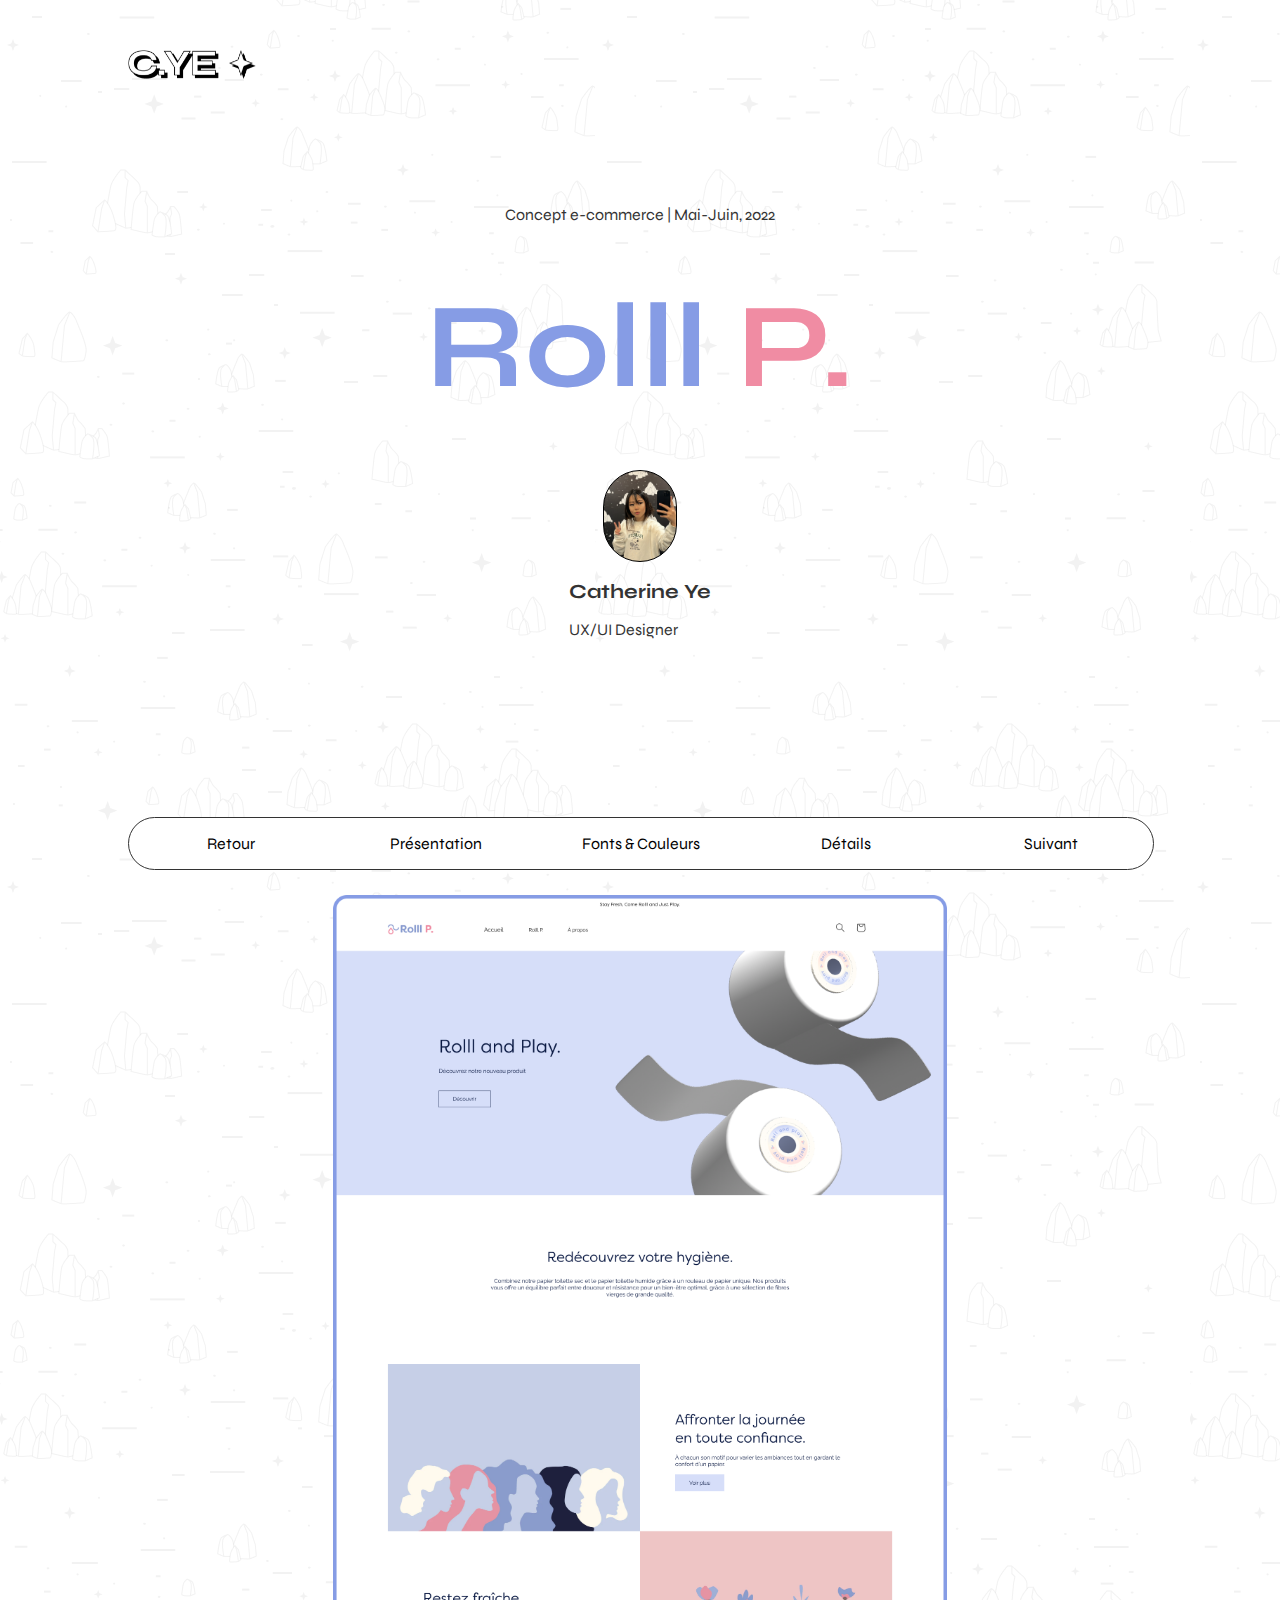
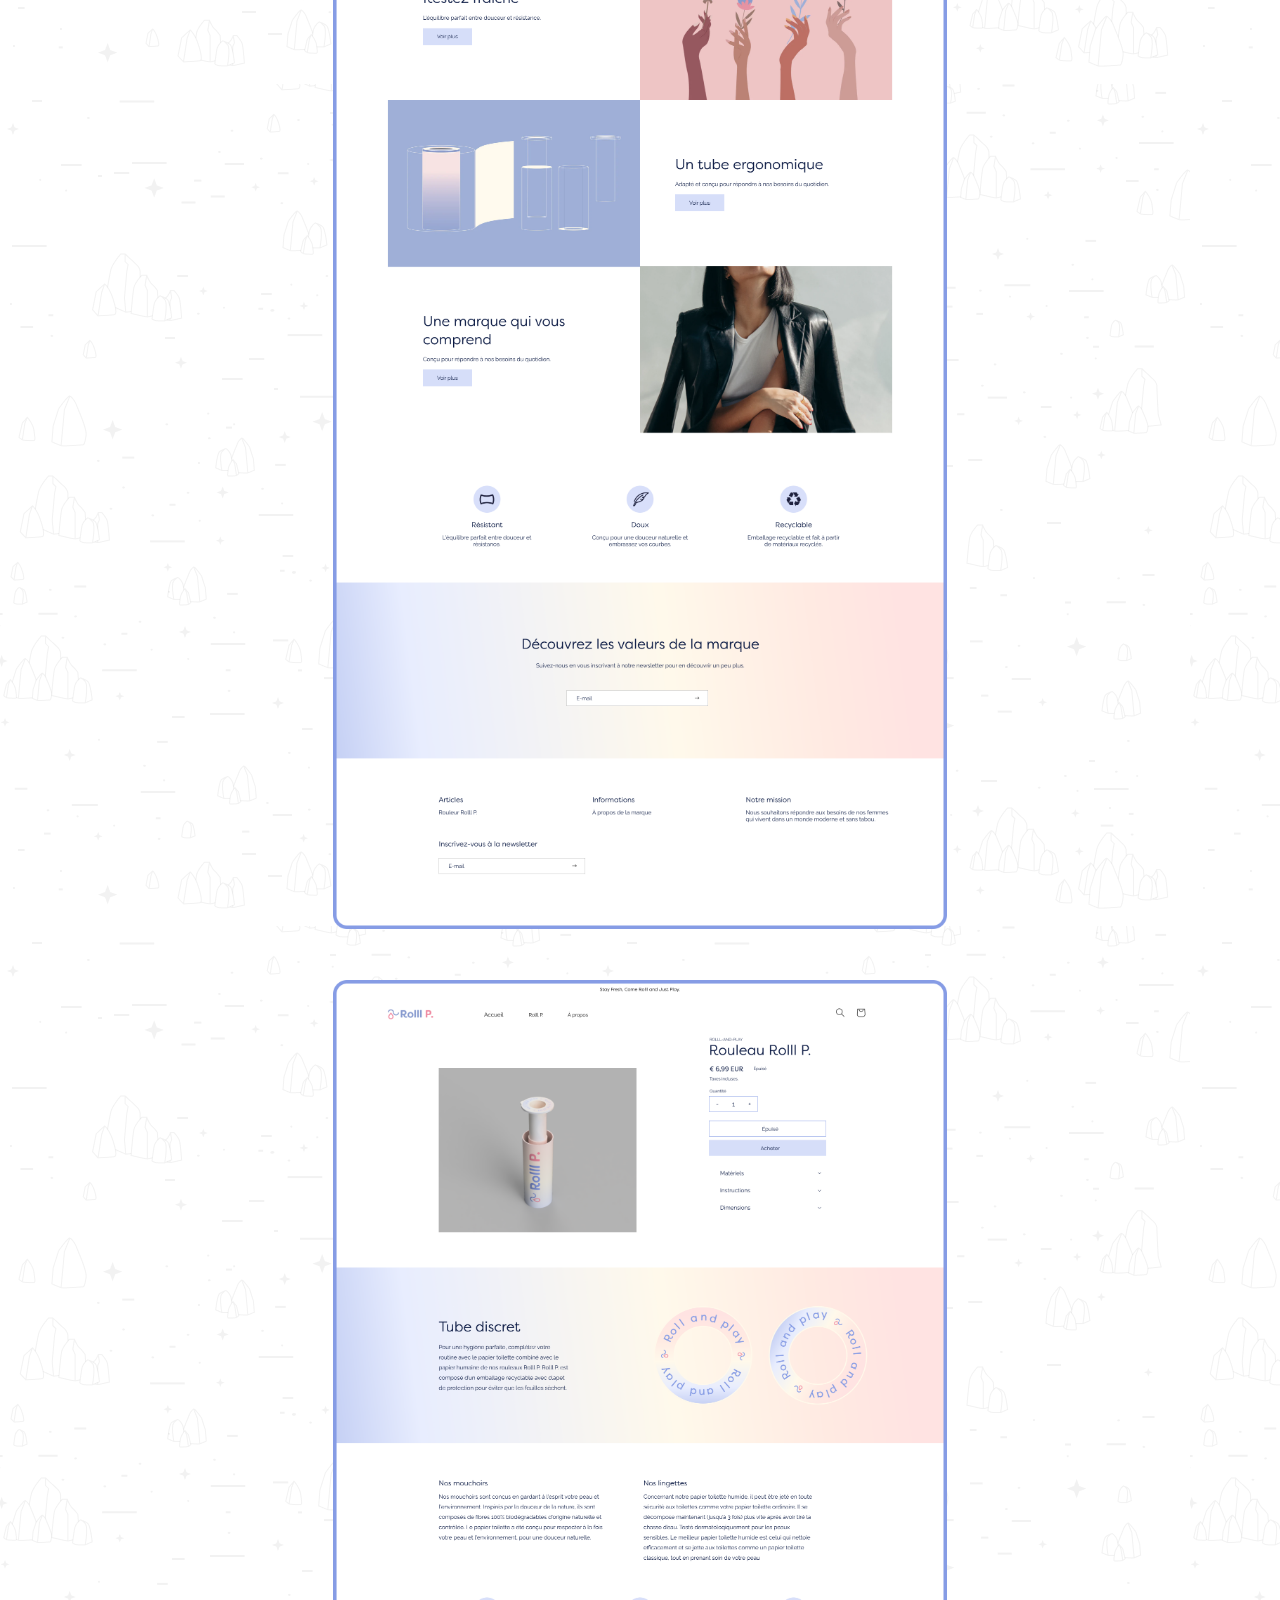
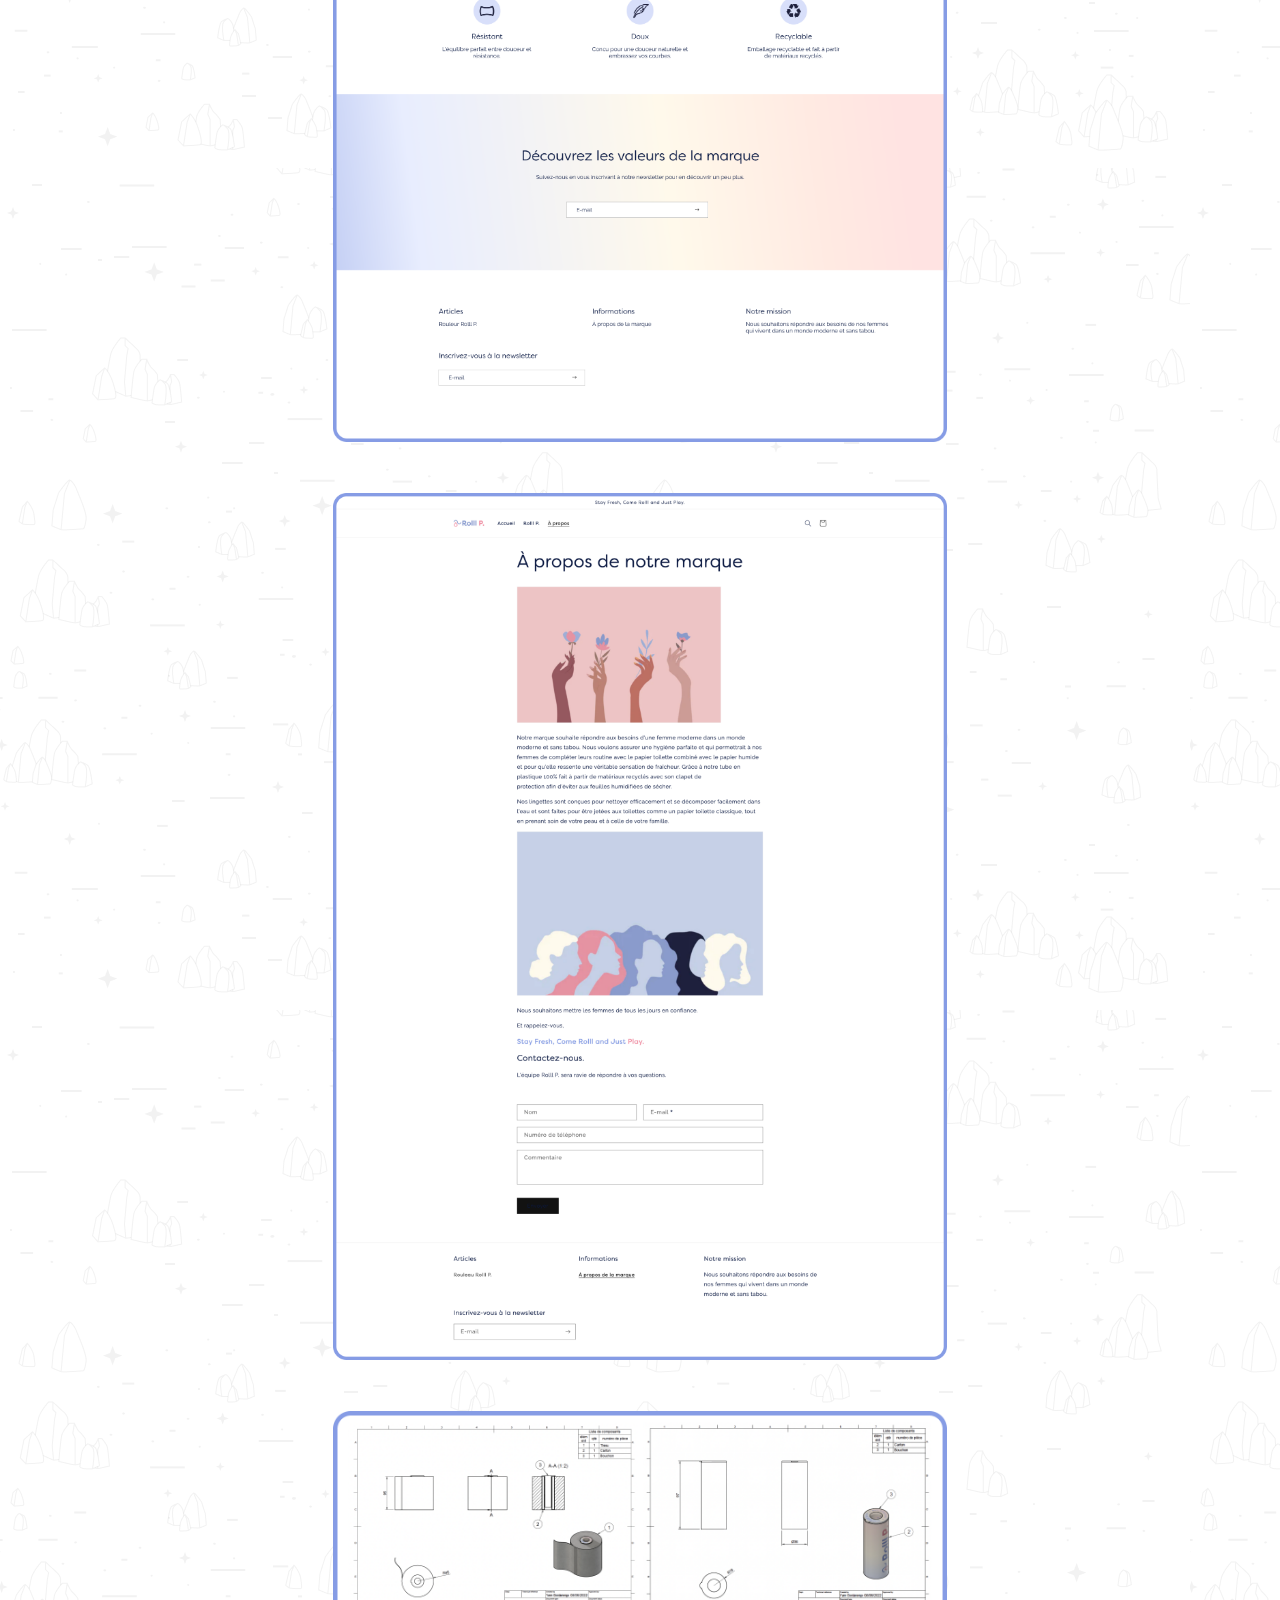
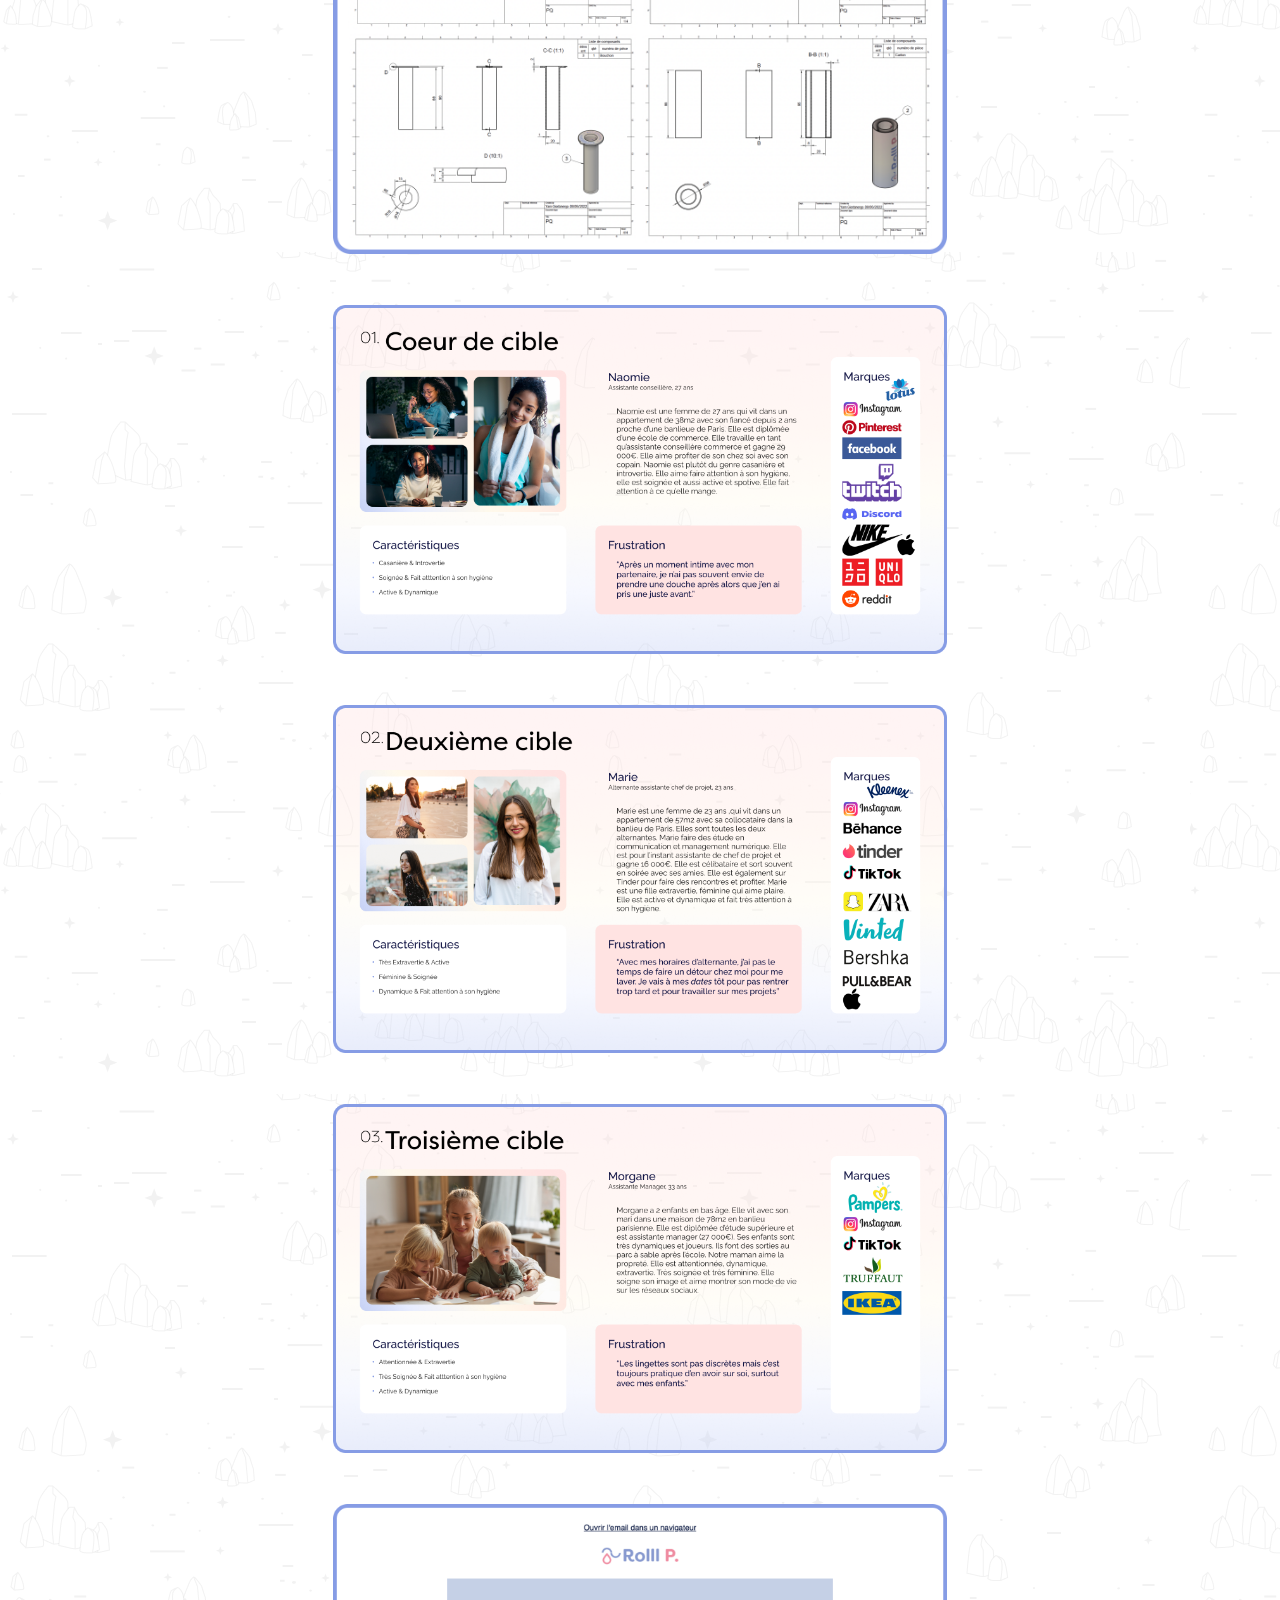
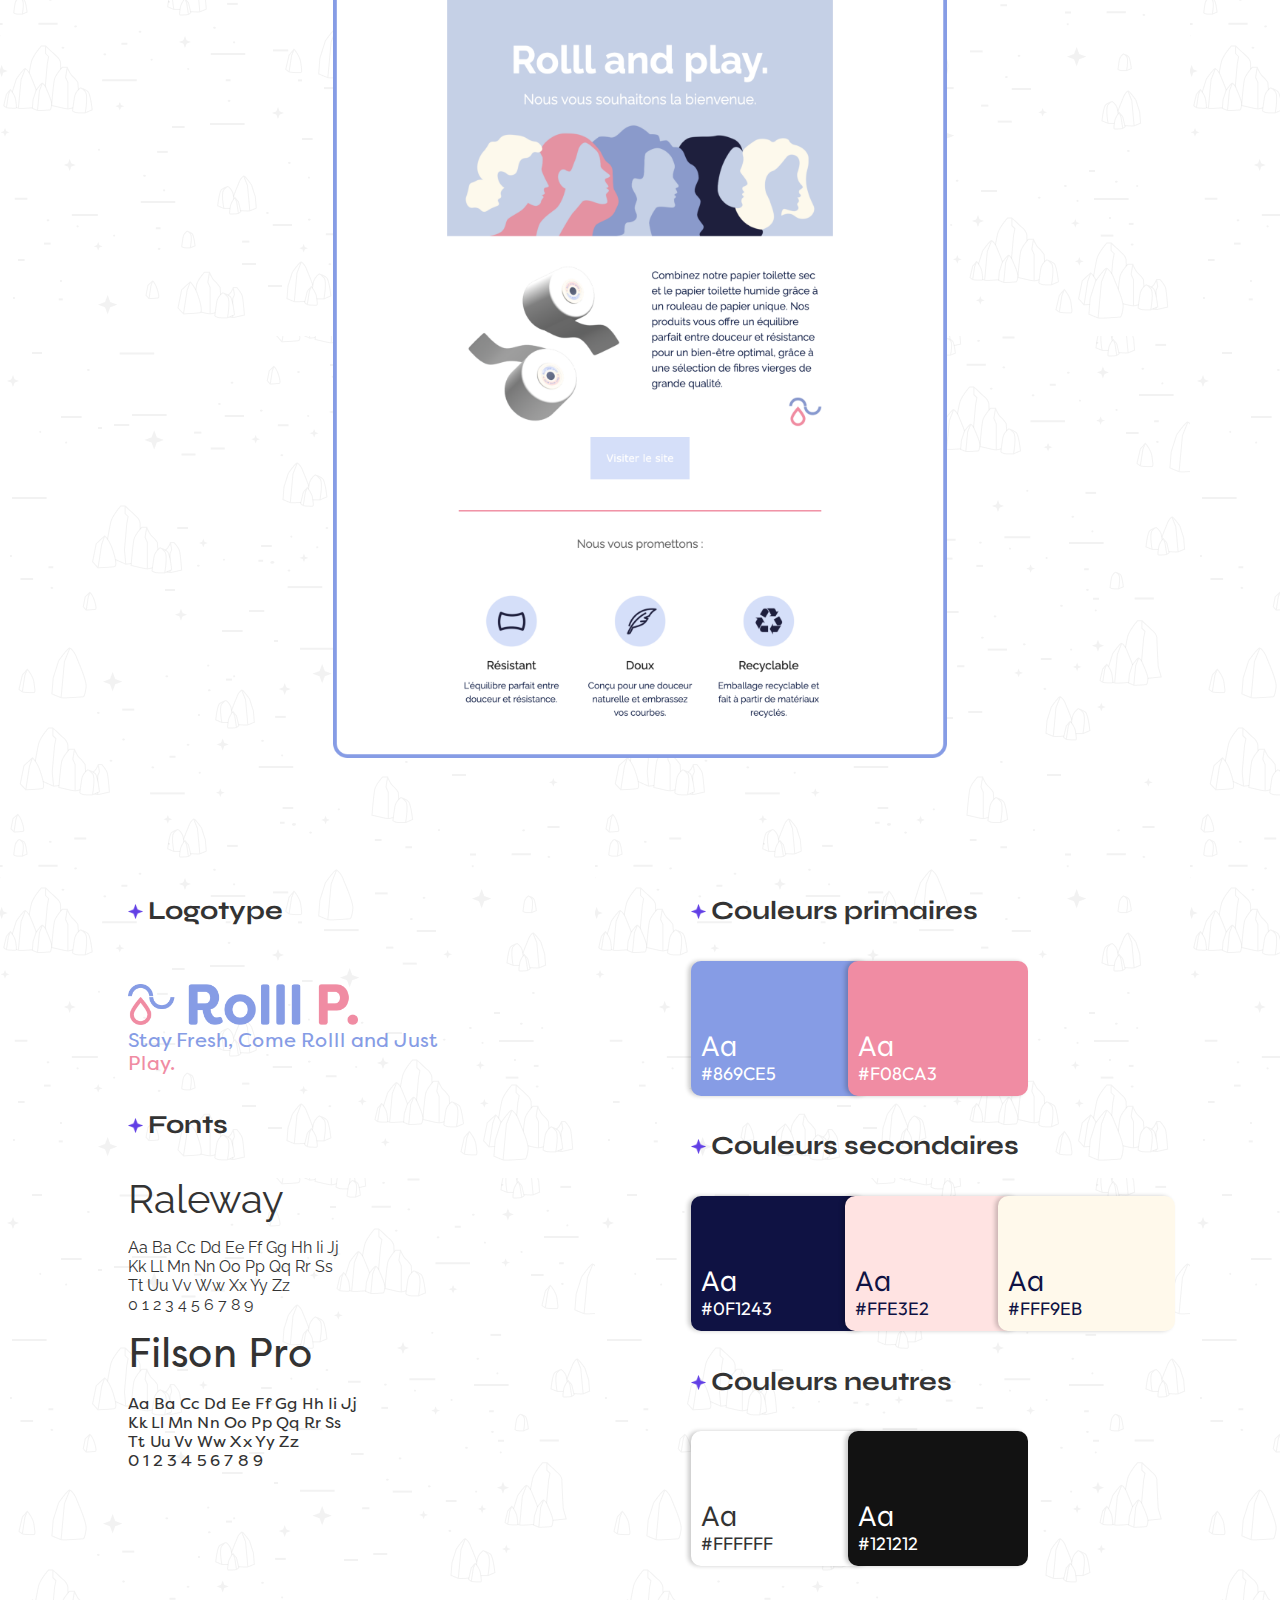
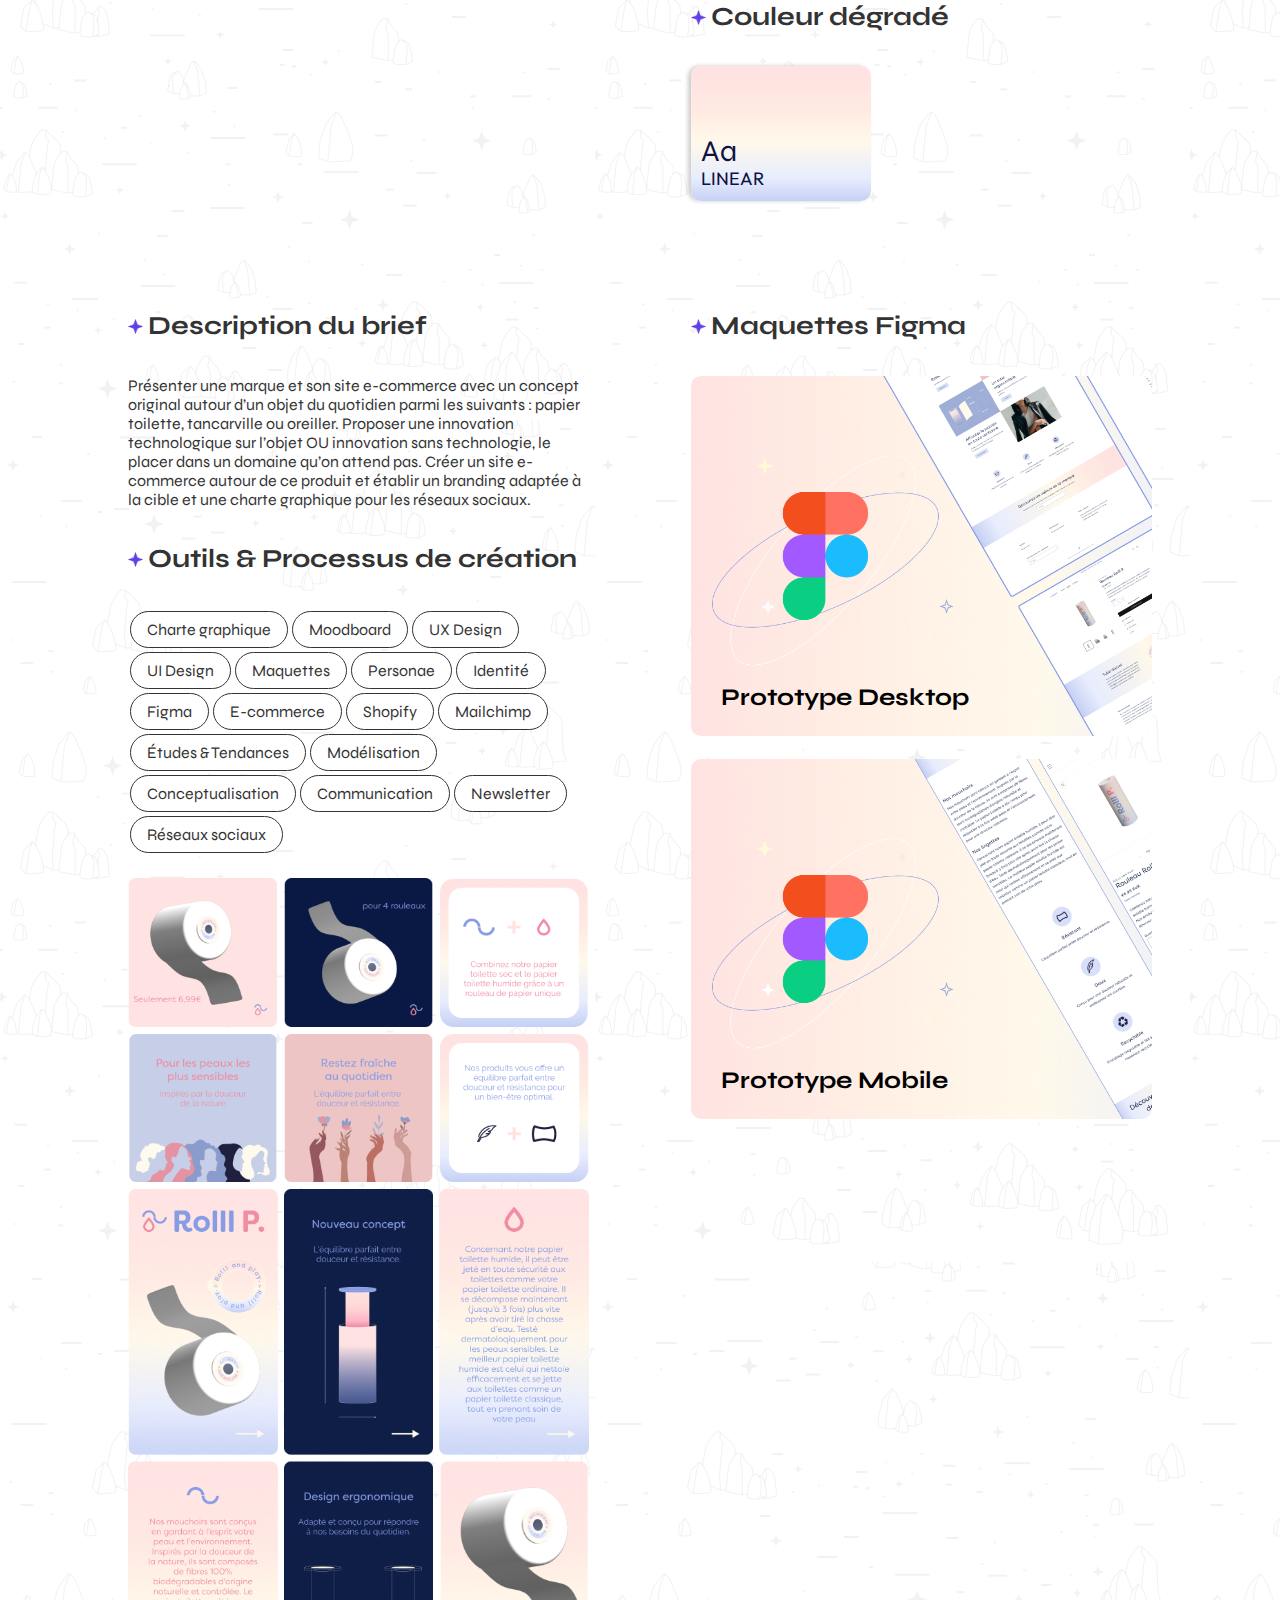
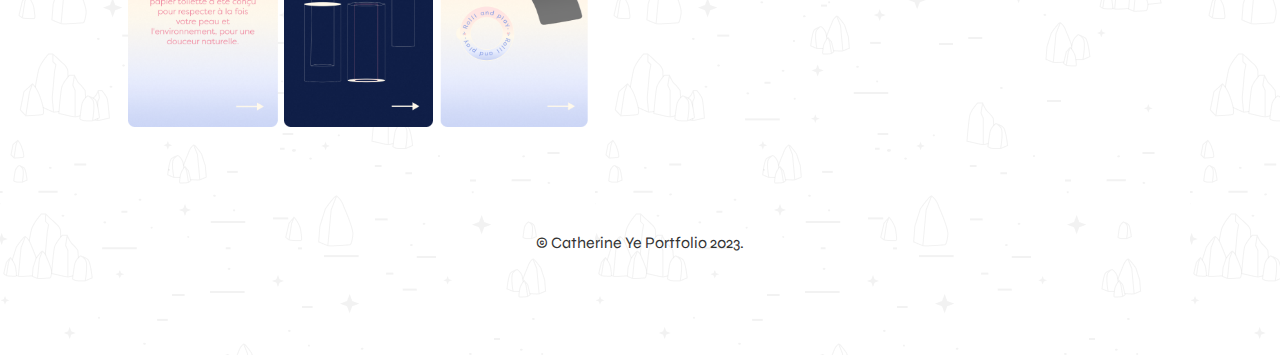
<file: pages/rolllp.html>
<!DOCTYPE html>
<html lang="fr">
    <head>
        <meta charset="UTF-8">
        <title>Portfolio 2023 | Rolll & Play.</title>
        <meta name="description" content="Projet 2023">
        <meta name="viewport" content="width=device-width, initial-scale=1">
        <link rel="stylesheet" href="project.css">
        <link rel="icon" href="../images/Catherine-Ye.jpg">
        <link rel="preconnect" href="https://fonts.googleapis.com">
        <link rel="preconnect" href="https://fonts.gstatic.com" crossorigin>
        <link href="https://fonts.googleapis.com/css2?family=Outfit&family=Radley&family=Raleway&family=Source+Sans+Pro&family=Syne&display=swap" rel="stylesheet">
    </head>
    <body>
        <!-- Header -->
        <header> 
            <a href="../index.html">
            <img src    ="../images/Logo-Catherine-Ye.png" alt="Logo" id="logo"></a>
            <nav>
                <ul>
                    <a href="../index.html" class="direction-nav">
                        <li>Retour</li>
                    </a>
                    <a href="#Presentation" class="direction-nav hide">
                        <li>Présentation</li>
                    </a>
                    <a href="#font-colors" class="direction-nav hide">
                        <li>Fonts & Couleurs</li>
                    </a>
                    <a href="#details" class="direction-nav">
                        <li>Détails</li>
                    </a>               
                    <a href="feneaks.html" class="direction-nav">
                        <li>Suivant</li>
                    </a>           
                </ul>
            </nav>
        </header>
        <!-- Main -->
        <main>  
            <!-- PRESENTATION -->
            <section id="Presentation">
                <span>Concept e-commerce | Mai-Juin, 2022</span>
                <h1><span style="color:#869CE5">Rolll <span style="color:#F08CA3">P.</span></span></h1>
                <div class="display-designer">
                    <!-- DESIGNER 1 
                    <div class="presentation-designer">
                        <a href="#" target="_blank" class="designers" id="Sabrina">
                        </a>
                        <div>
                        <h2>Prénom Nom</h2>
                        <span>UX/UI Designer</span>
                        </div>
                    </div>-->
                    <!-- DESIGNER 2 -->
                    <div class="presentation-designer">
                        <a href="https://www.linkedin.com/in/catherine-ye-b4a53a199/" target="_blank" class="designers" id="Catherine">
                        </a>
                        <div>
                        <h2>Catherine Ye</h2>
                        <span>UX/UI Designer</span>
                        </div>
                    </div>
                </div>
            </section>
            <!-- PROJECT MOCK-UPS -->
            <section id="project">
                <img src="rolllp/Home-Page.png" alt="Home Page">
                <img src="rolllp/Product-Page.png" alt="Product Page">
                <img src="rolllp/Article-Page.png" alt="Article Page">
                <img src="rolllp/Product-Measure.png" alt="Identification Page">
                <img src="rolllp/Coeur-de-cible.png" alt="Personae 1">
                <img src="rolllp/Deuxieme-cible.png" alt="Personae 2">
                <img src="rolllp/Troisieme-cible.png" alt="Personae 3">
                <img src="rolllp/Newsletter.png" alt="Newsletter mail">
            </section>
            <!-- GRAPHIC CHART -->
            <section id="font-colors" class="display-two-section">
                <!-- LOGOTYPE & FONTS -->
                <div class="two-section">
                    <h4><div class="star"></div>Logotype</h4>
                    <div class="display">
                        <div>
                            <img src="rolllp/Logo-RolllP.png" alt="Logo Rolll P." style="width: 50%;">
                        </div>
                        <span class="font-filson" style="font-size: 20px;padding-right:25%; color:#869CE5">Stay Fresh, Come Rolll and Just <span style="color:#F08CA3">Play.</span></span>
                    </div>
                    <h4><div class="star"></div>Fonts</h4>
                    <div class="display">
                        <div class="font-raleway font-size">
                            <span class="font-name">Raleway</span>
                            <p>Aa Ba Cc Dd Ee Ff Gg Hh Ii Jj <br/>Kk Ll Mn Nn Oo Pp Qq Rr Ss <br/> Tt Uu Vv Ww Xx Yy Zz <br/> 0 1 2 3 4 5 6 7 8 9</p>
                        </div>
                        <div class="font-filson font-size">
                            <span class="font-name">Filson Pro</span>
                            <p>Aa Ba Cc Dd Ee Ff Gg Hh Ii Jj <br/>Kk Ll Mn Nn Oo Pp Qq Rr Ss <br/> Tt Uu Vv Ww Xx Yy Zz <br/> 0 1 2 3 4 5 6 7 8 9</p>
                        </div>
                    </div>
                </div>
                <!-- COLORS -->
                <div class="two-section">
                    <!-- PRIMARY COLORS -->
                    <h4><div class="star"></div>Couleurs primaires</h4>
                    <div class="cards">
                        <!-- COLORS 1 -->
                        <div class="color-card" id="rolllp-color1"><p class="font-card">Aa<br/><span>#869CE5</span></p></div>
                        <!-- COLORS 2 -->
                        <div class="color-card" id="rolllp-color2"><p class="font-card">Aa<br/><span>#F08CA3</span></p></div>
                    </div>
                    <!-- SECONDARY COLORS -->
                    <h4><div class="star"></div>Couleurs secondaires</h4>
                    <div class="cards">
                        <!-- COLORS 3 -->
                        <div class="color-card" id="rolllp-color3"><p class="font-card">Aa<br/><span>#0F1243</span></p></div>
                        <!-- COLORS 4 -->
                        <div class="color-card" id="rolllp-color4"><p class="font-card">Aa<br/><span>#FFE3E2</span></p></div>
                        <!-- COLORS 5 -->
                        <div class="color-card" id="rolllp-color5"><p class="font-card">Aa<br/><span>#FFF9EB</span></p></div>
                    </div>
                    <!-- TERTIARY COLORS -->
                    <h4><div class="star"></div>Couleurs neutres</h4>
                    <div class="cards">
                        <!-- COLORS 6 -->
                        <div class="color-card" id="color-white"><p class="font-card">Aa<br/><span>#ffffff</span></p></div>
                        <!-- COLORS 7 -->
                        <div class="color-card" id="rolllp-color6"><p class="font-card">Aa<br/><span>#121212</span></p></div>
                    </div>
                    <!-- QUATERNARY COLORS -->
                    <h4><div class="star"></div>Couleur dégradé</h4>
                    <div class="cards"> 
                        <!-- COLORS 8 -->
                        <div class="color-card" id="rolllp-color7"><p class="font-card">Aa<br/><span>Linear</span></p></div>
                    </div>
                </div>
            </section>
            <!-- CREATIVE PROCESS -->
            <section id="details" class="display-two-section">
                <div class="two-section">
                    <h4><div class="star"></div>Description du brief</h4>
                    <p>
                        Présenter une marque et son site e-commerce avec un concept original autour d’un objet du quotidien parmi les suivants : papier toilette, tancarville ou oreiller. Proposer une innovation technologique sur l’objet OU innovation sans technologie, le placer dans un domaine qu’on attend pas.
                        Créer un site e-commerce autour de ce produit et établir un branding adaptée à la cible et une charte graphique pour les réseaux sociaux. 
                    </p>

                    <h4><div class="star"></div>Outils & Processus de création</h4>
                    <div class="tags">
                        <span>Charte graphique</span>
                        <span>Moodboard</span>
                        <span>UX Design</span>
                        <span>UI Design</span>
                        <span>Maquettes</span>
                        <span>Personae</span>
                        <span>Identité</span>
                        <span>Figma</span>
                        <span>E-commerce</span>
                        <span>Shopify</span>
                        <span>Mailchimp</span>
                        <span>Études & Tendances</span>
                        <span>Modélisation</span>
                        <span>Conceptualisation</span>
                        <span>Communication</span>
                        <span>Newsletter</span>
                        <span>Réseaux sociaux</span>
                    </div>
                    <img src="rolllp/Social-Assets.png" alt="Newsletter mail">
                </div>
                <div class="two-section">
                    <h4><div class="star"></div>Maquettes Figma</h4>
                    <a href="https://www.figma.com/proto/r0FTP3gDA70zX2QsAK5Zh8/E-commerce?page-id=167%3A25512&node-id=204%3A2010&viewport=-1061%2C437%2C0.46&scaling=min-zoom&starting-point-node-id=204%3A2010" target="_blank">
                    <div class="project" id="Figma-RP">
                        <h3 class="font-project">Prototype Desktop</h3>
                    </div>
                    </a>

                    <a href="https://www.figma.com/proto/r0FTP3gDA70zX2QsAK5Zh8/E-commerce?page-id=0%3A1&node-id=272%3A7082&viewport=-55%2C657%2C0.03&scaling=scale-down&starting-point-node-id=272%3A7082" target="_blank">
                        <div class="project" id="Figma-RP2">
                            <h3 class="font-project">Prototype Mobile</h3>
                        </div>
                        </a>
                </div>
            </section>
        </main>       
        <!-- Footer -->
        <footer> 
            © Catherine Ye Portfolio 2023.
        </footer>
    </body>
</html>
</file>
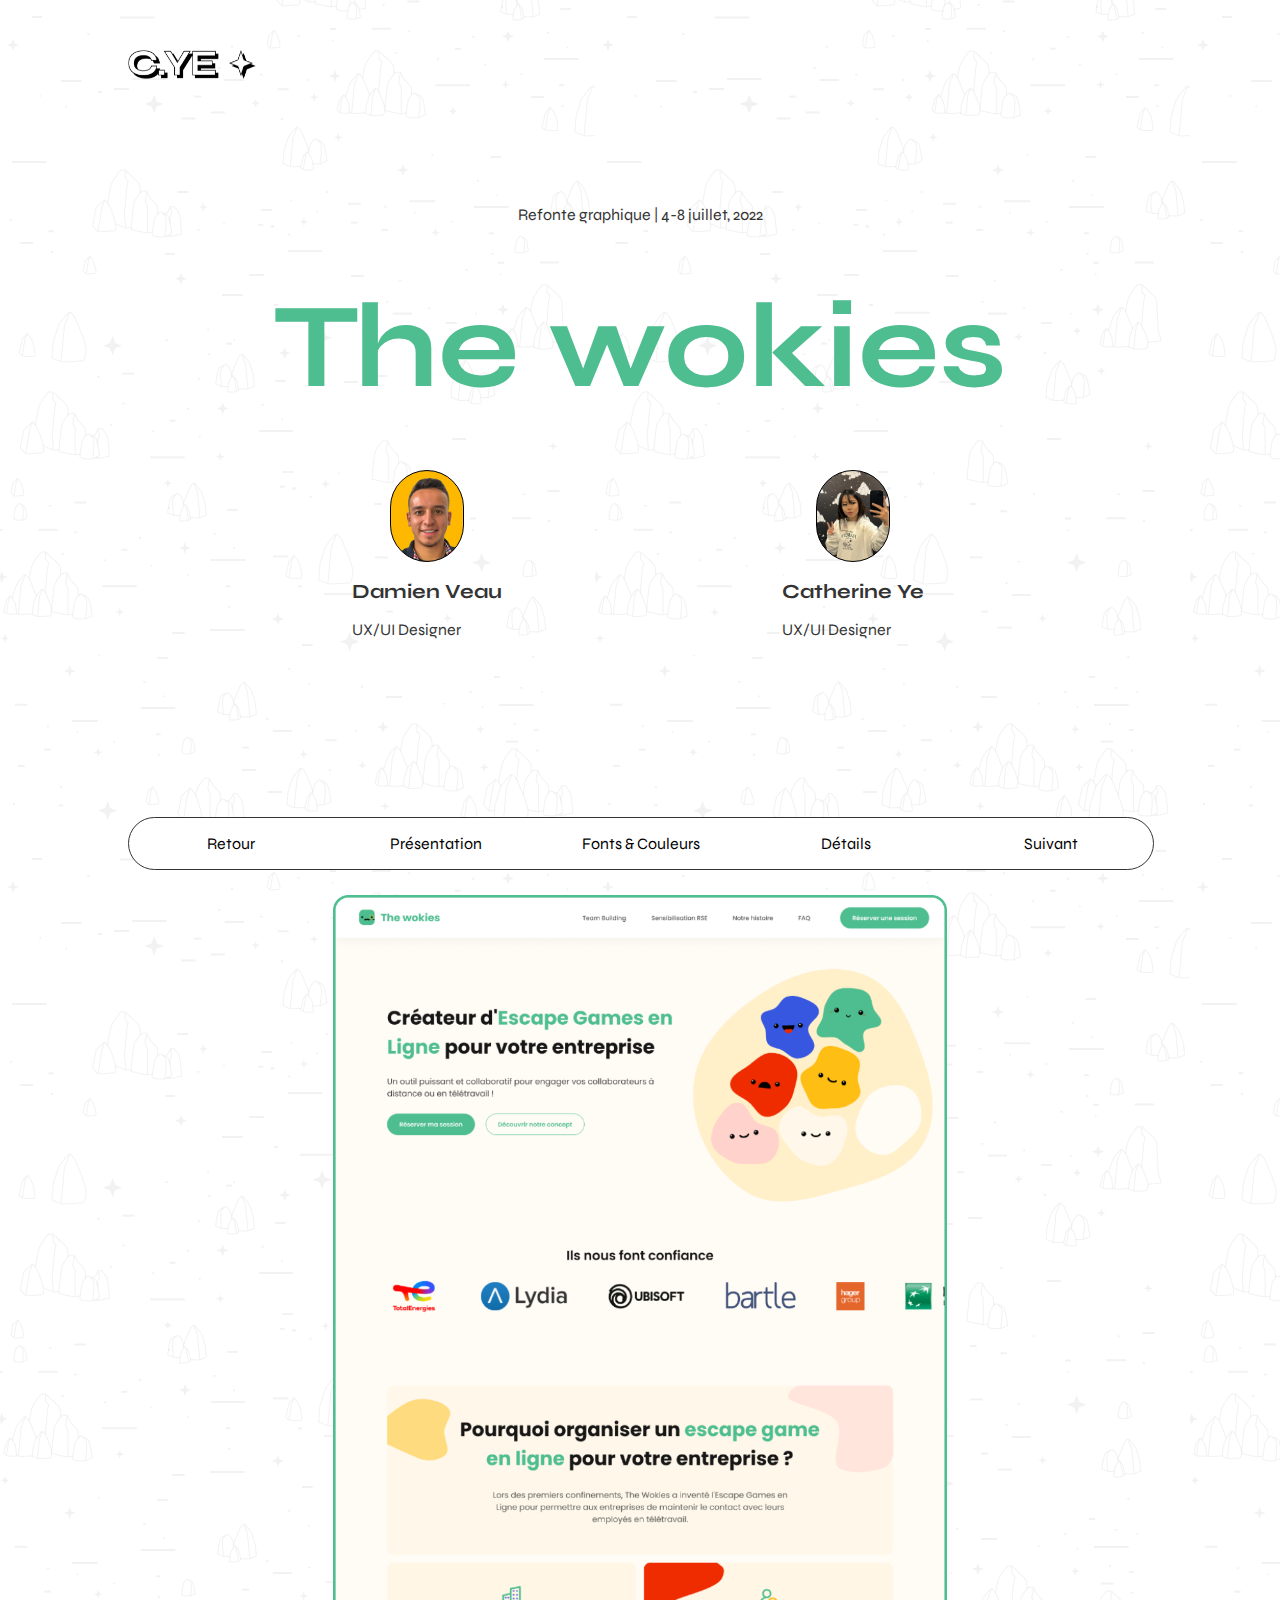
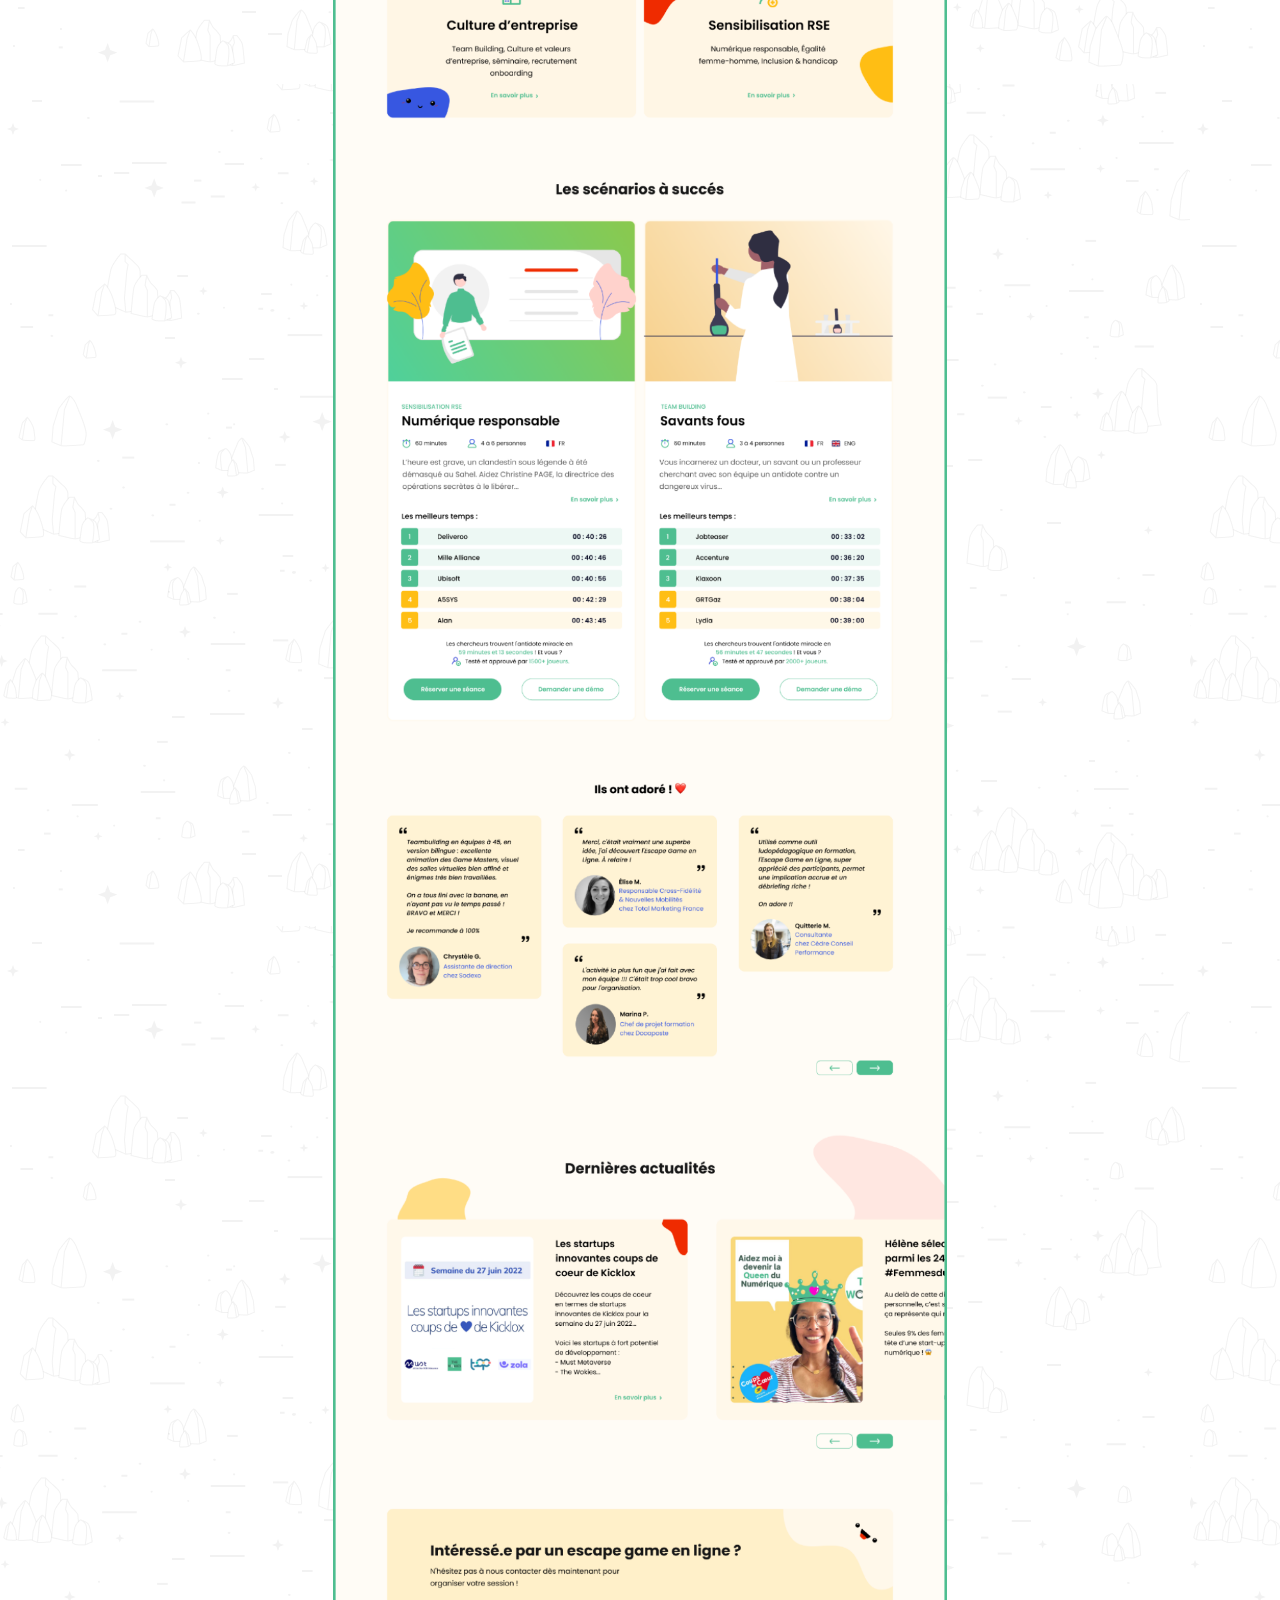
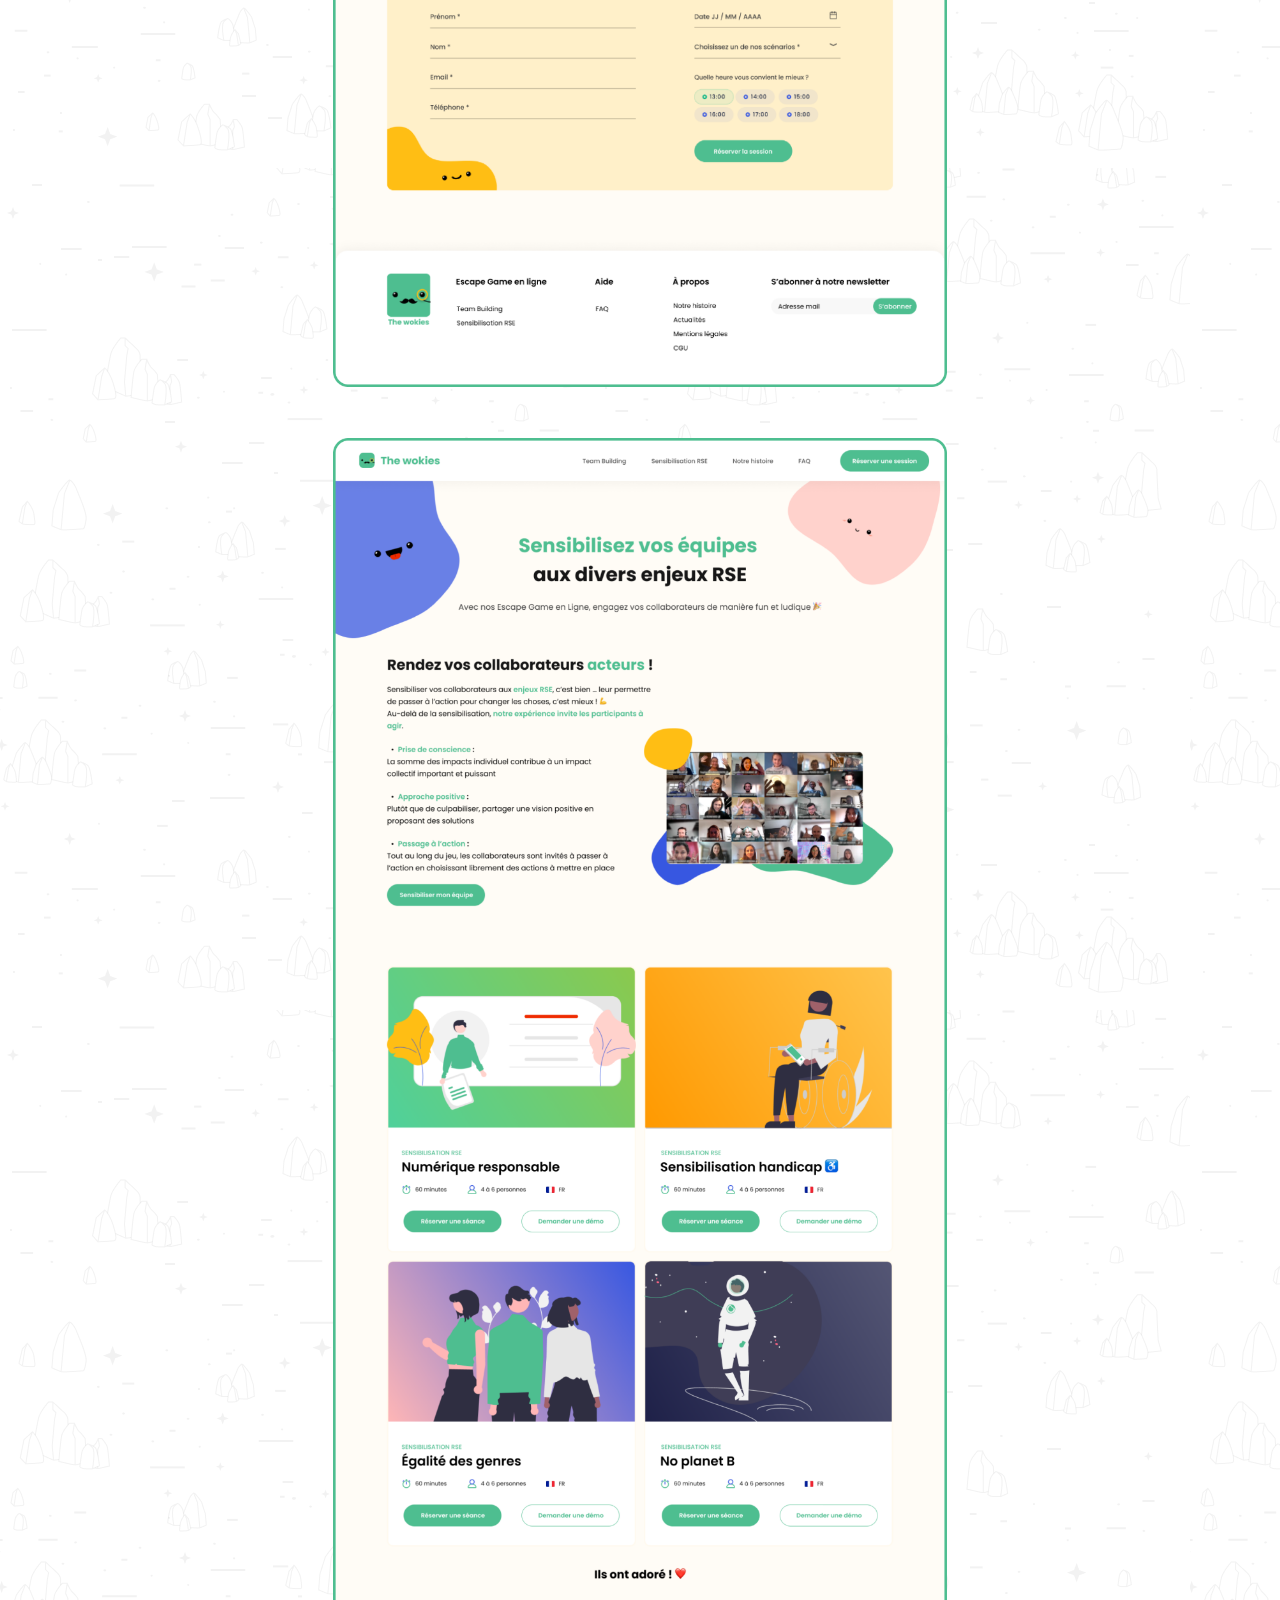
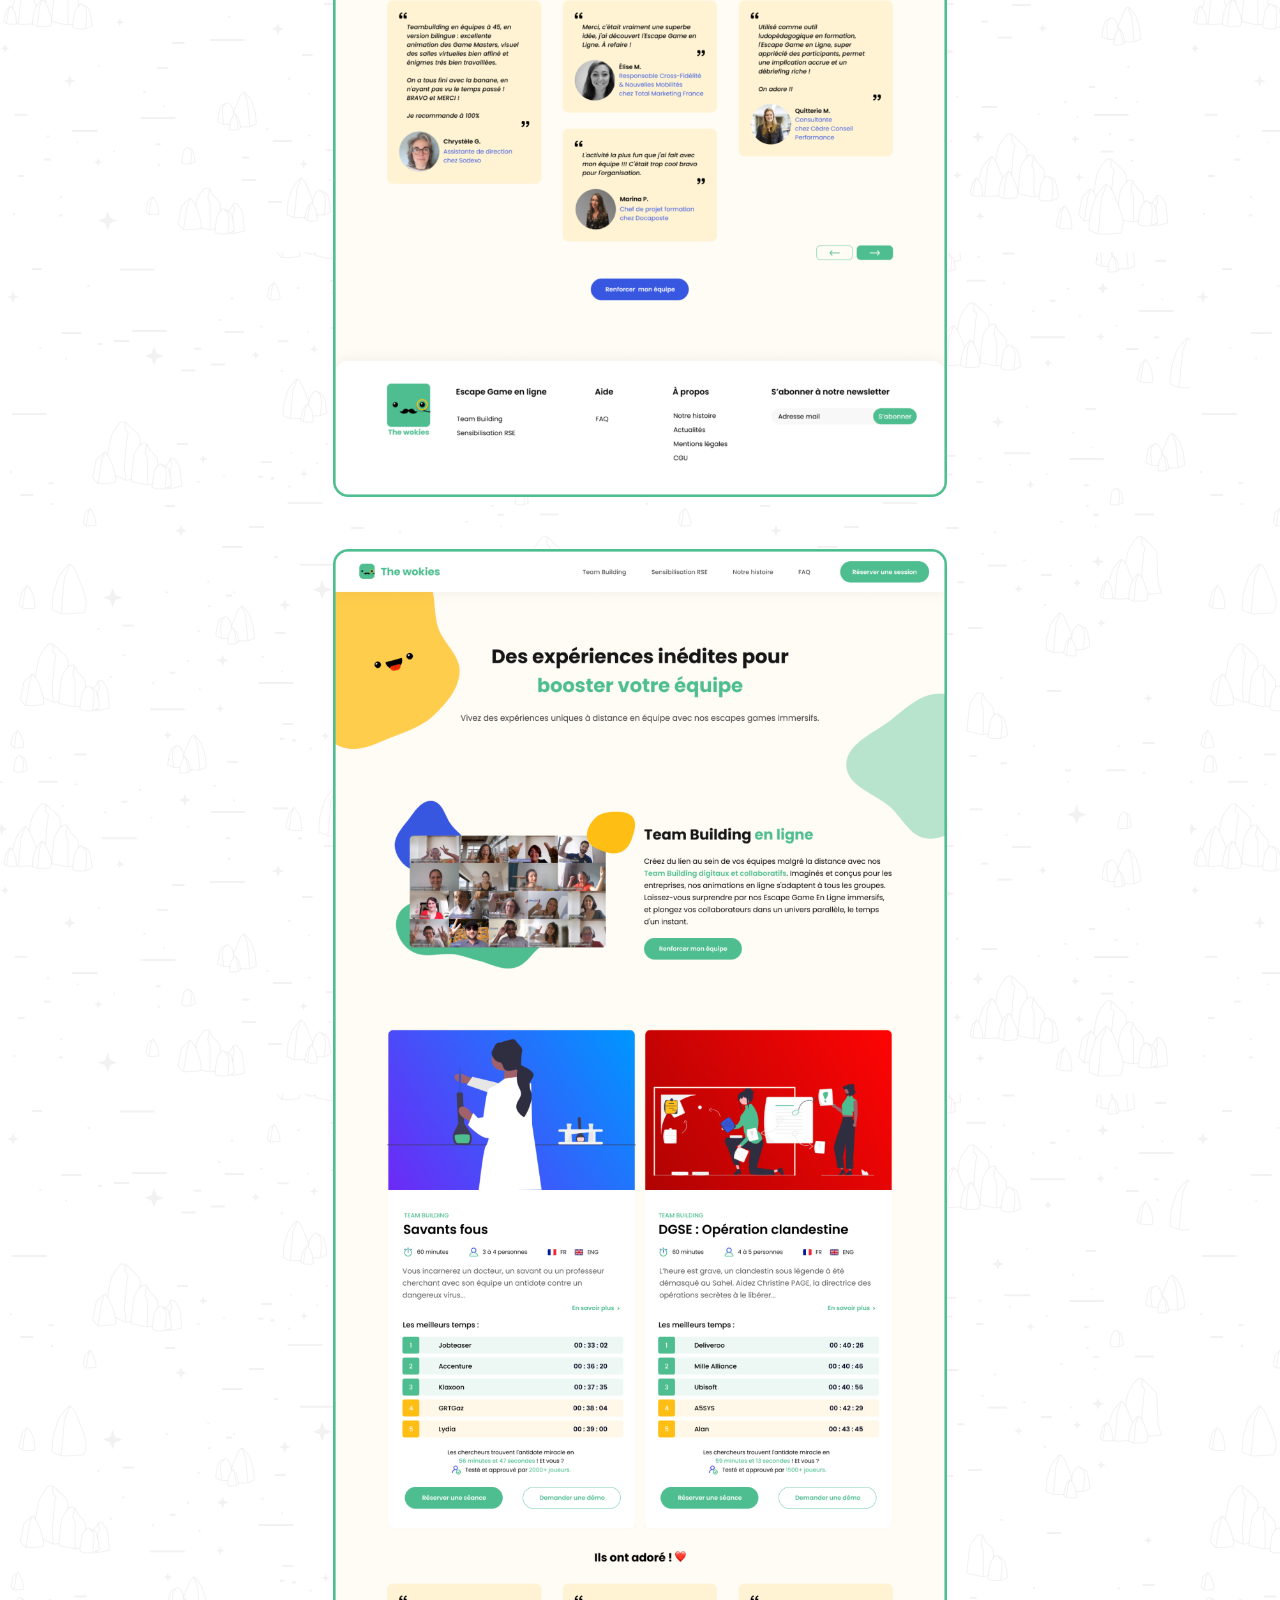
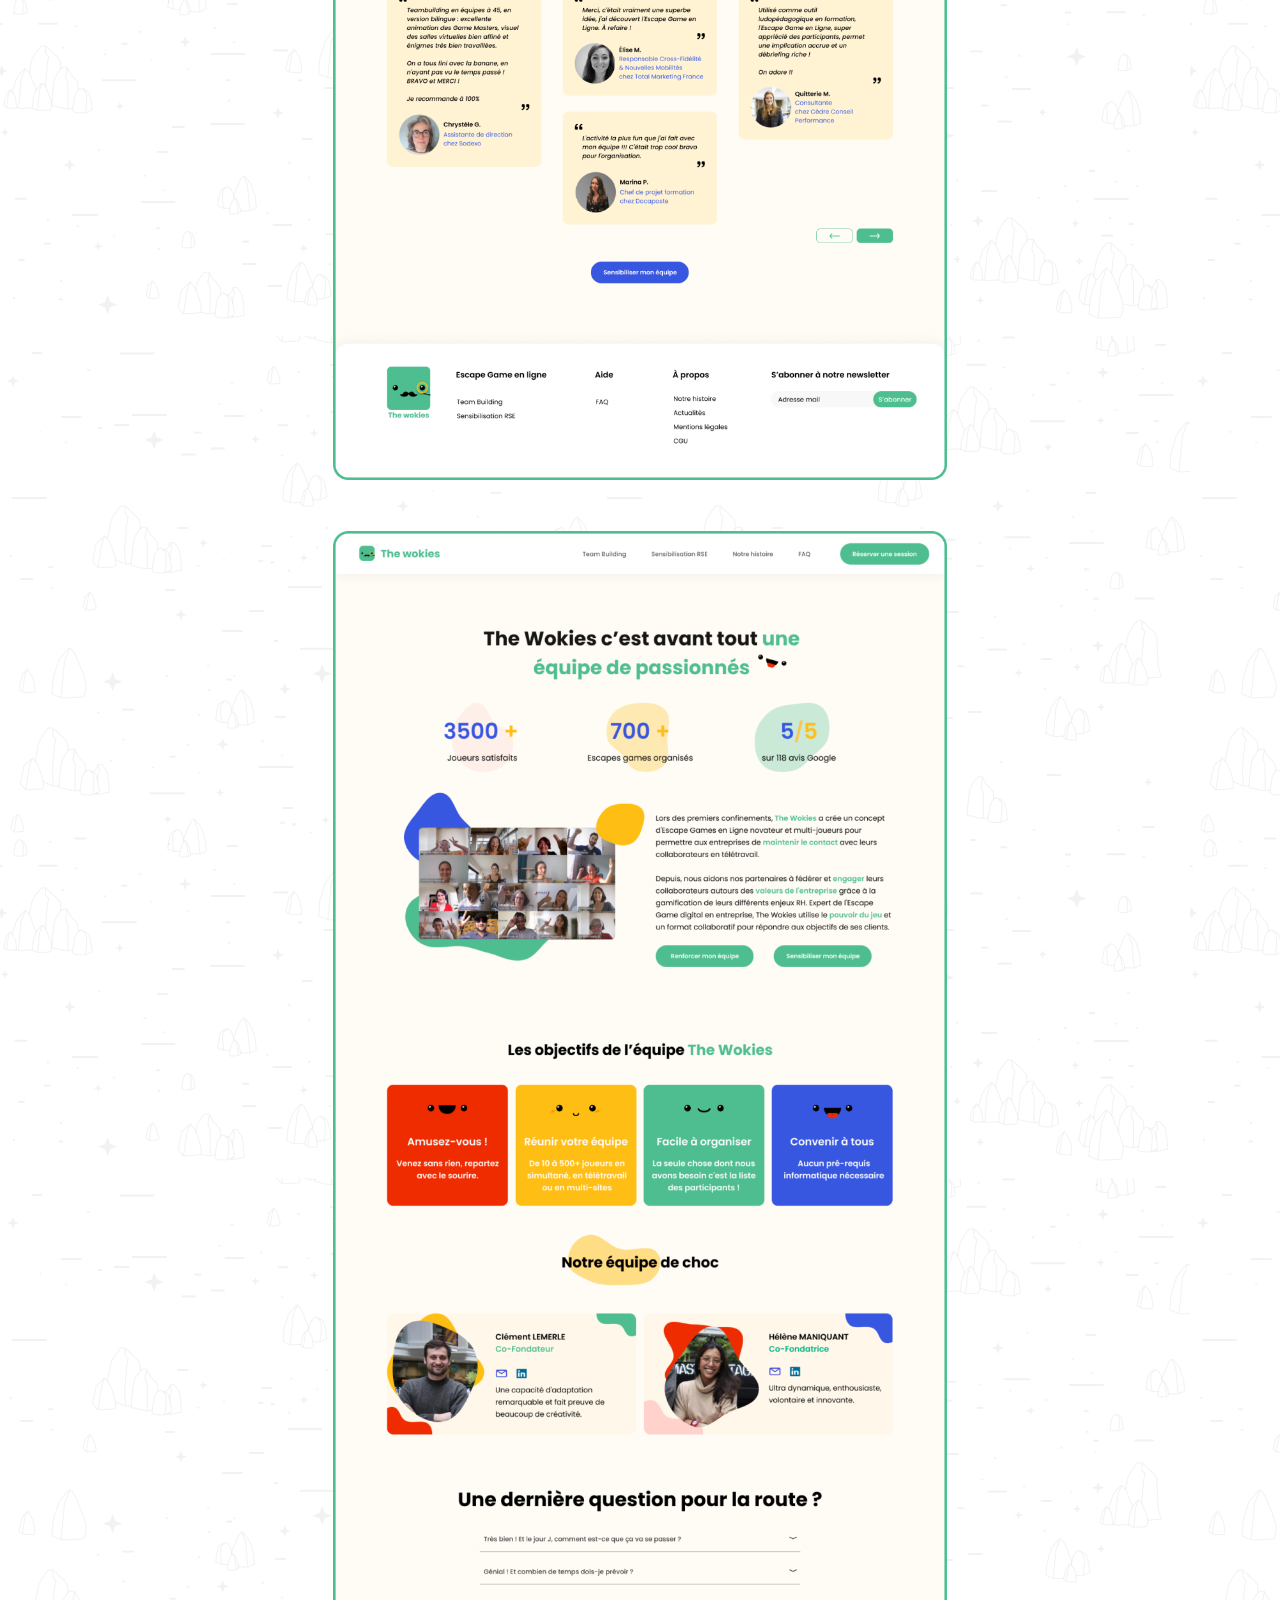
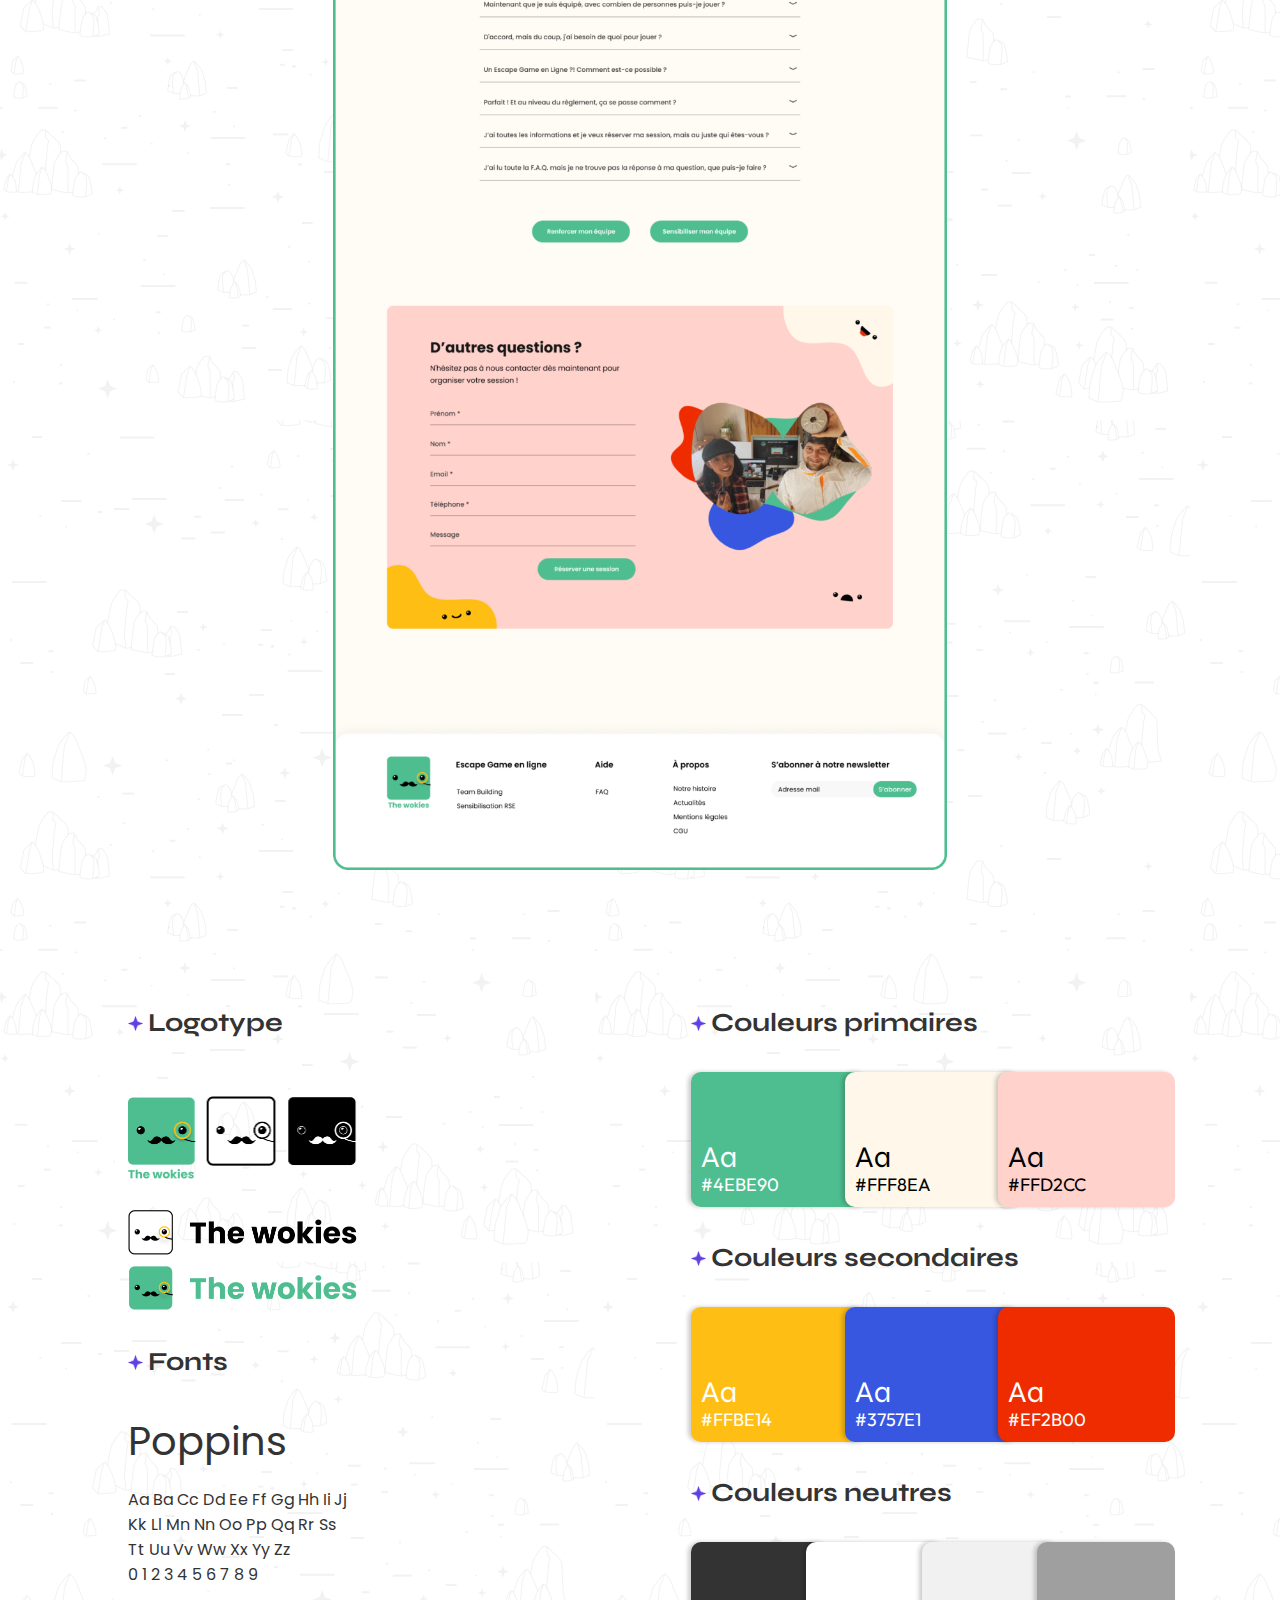
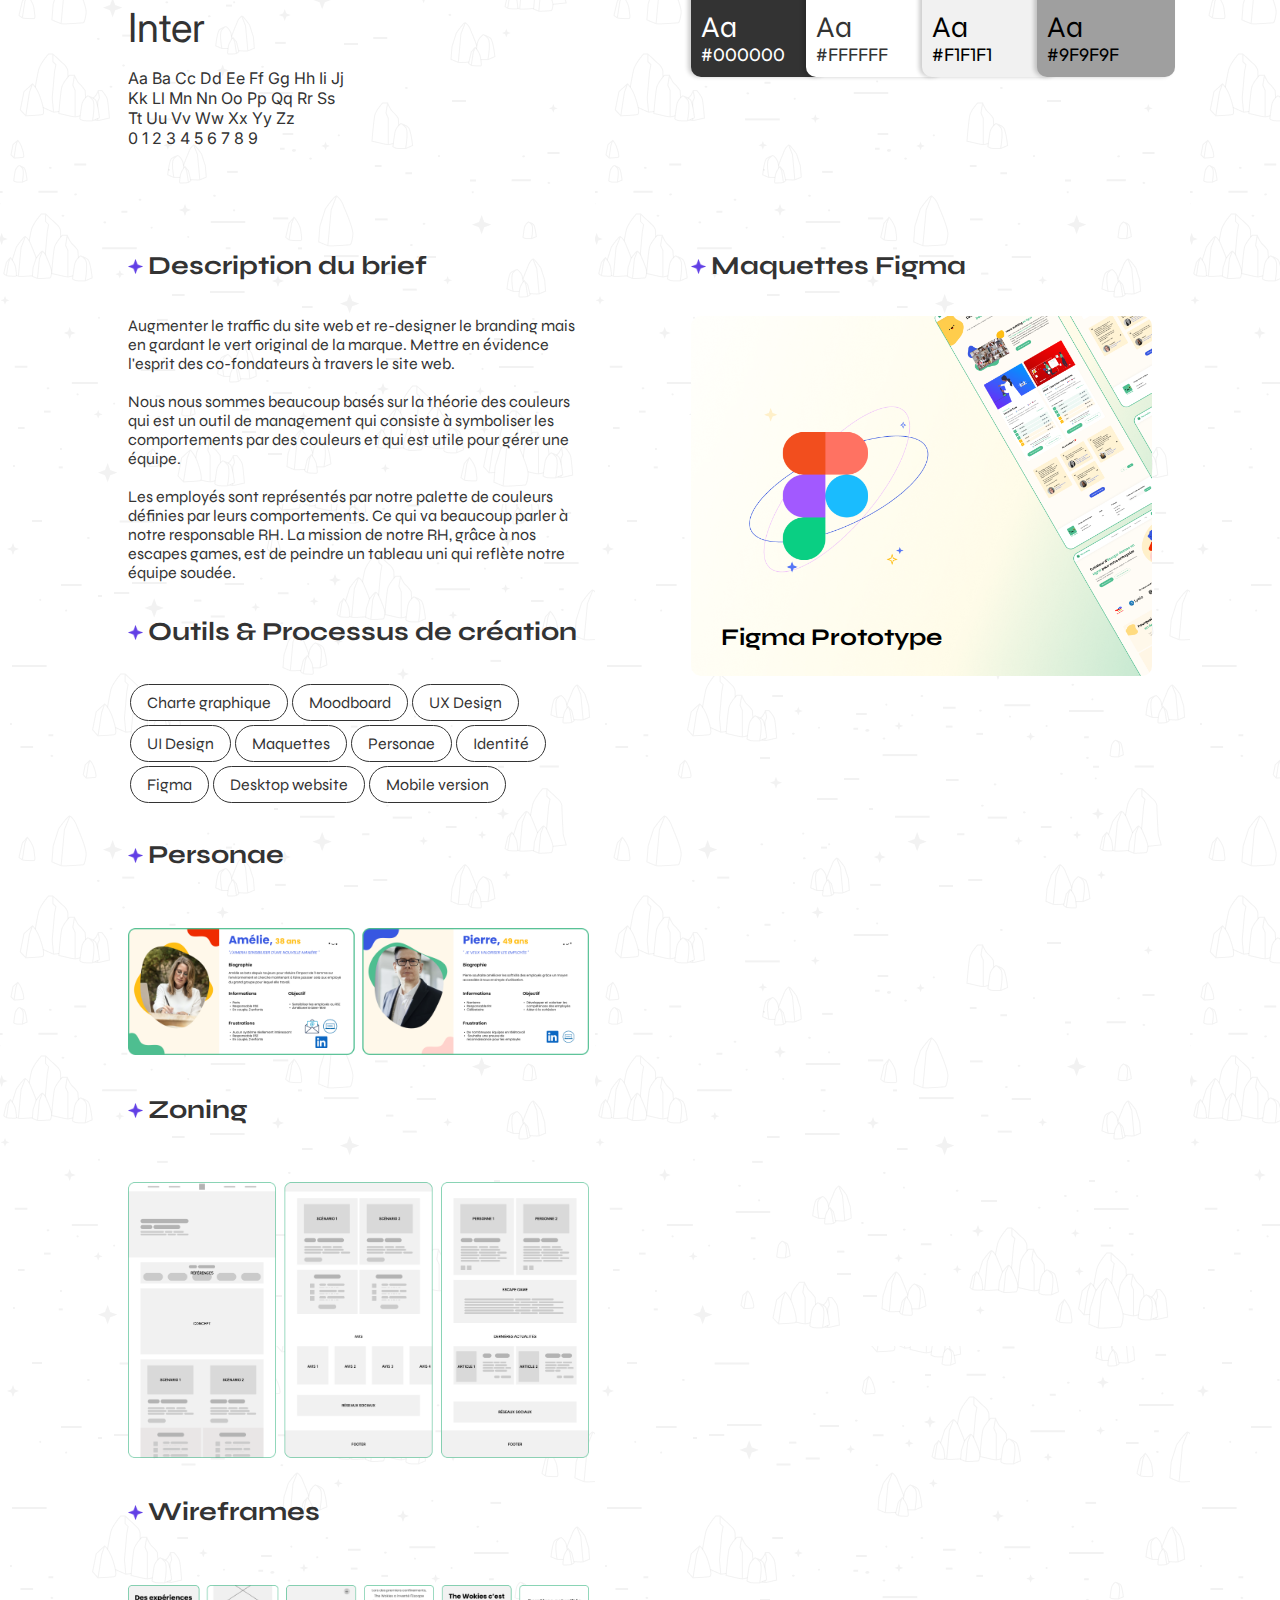
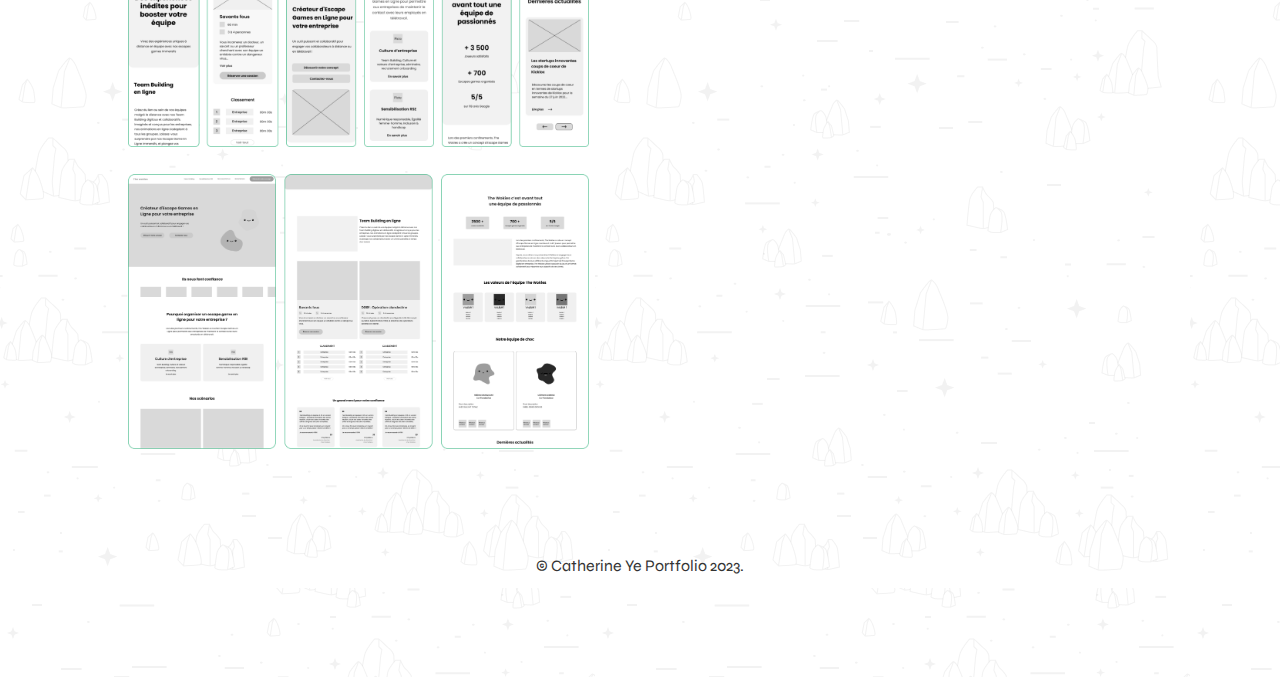
<file: pages/wokies.html>
<!DOCTYPE html>
<html lang="fr">
    <head>
        <meta charset="UTF-8">
        <title>Portfolio 2023 | The wokies.</title>
        <meta name="description" content="Projet 2023">
        <meta name="viewport" content="width=device-width, initial-scale=1">
        <link rel="stylesheet" href="project.css">
        <link rel="icon" href="../images/Catherine-Ye.jpg">
        <link rel="preconnect" href="https://fonts.googleapis.com">
        <link rel="preconnect" href="https://fonts.gstatic.com" crossorigin>
        <link href="https://fonts.googleapis.com/css2?family=Inter&family=Outfit&family=Poppins&family=Radley&family=Raleway&family=Source+Sans+Pro&family=Syne&display=swap" rel="stylesheet">
    </head>
    <body>
        <!-- Header -->
        <header> 
            <a href="../index.html">
            <img src    ="../images/Logo-Catherine-Ye.png" alt="Logo" id="logo"></a>
            <nav>
                <ul>
                    <a href="../index.html" class="direction-nav">
                        <li>Retour</li>
                    </a>
                    <a href="#Presentation" class="direction-nav hide">
                        <li>Présentation</li>
                    </a>
                    <a href="#font-colors" class="direction-nav hide">
                        <li>Fonts & Couleurs</li>
                    </a>
                    <a href="#details" class="direction-nav">
                        <li>Détails</li>
                    </a>               
                    <a href="rolllp.html" class="direction-nav">
                        <li>Suivant</li>
                    </a>           
                </ul>
            </nav>
        </header>
        <!-- Main -->
        <main>  
            <!-- PRESENTATION -->
            <section id="Presentation">
                <span>Refonte graphique | 4-8 juillet, 2022</span>
                <h1><span style="color:#4EBE90">The wokies</span></span></h1>
                <div class="display-designer">
                    <!-- DESIGNER 1 -->
                    <div class="presentation-designer">
                        <a href="https://www.linkedin.com/in/damien-veau-337392194/" target="_blank" class="designers" id="Damien">
                        </a>
                        <div>
                        <h2>Damien Veau</h2>
                        <span>UX/UI Designer</span>
                        </div>
                    </div>
                    <!-- DESIGNER 2 -->
                    <div class="presentation-designer">
                        <a href="https://www.linkedin.com/in/catherine-ye-b4a53a199/" target="_blank" class="designers" id="Catherine">
                        </a>
                        <div>
                        <h2>Catherine Ye</h2>
                        <span>UX/UI Designer</span>
                        </div>
                    </div>
                </div>
            </section>
            <!-- PROJECT MOCK-UPS -->
            <section id="project">
                <img src="wokies/Home-Page.png" alt="Home Page">
                <img src="wokies/Concept-Page1.png" alt="Concept Page 1">
                <img src="wokies/Concept-Page2.png" alt="Conte Page 2">
                <img src="wokies/About-Page.png" alt="About us Page">
            </section>
            <!-- GRAPHIC CHART -->
            <section id="font-colors" class="display-two-section">
                <!-- LOGOTYPE & FONTS -->
                <div class="two-section">
                    <h4><div class="star"></div>Logotype</h4>
                    <div class="display">
                        <div>
                            <img src="wokies/Logo-wokies.png" alt="Logo the wokies" style="width: 50%;">
                            
                        </div>
                        <img src="wokies/Logo-wokies2.png" alt="Logo the wokies" style="width: 50%;">
                    </div>
                    <h4><div class="star"></div>Fonts</h4>
                    <div class="display">
                        <div class="font-poppins font-size">
                            <span class="font-name">Poppins</span>
                            <p>Aa Ba Cc Dd Ee Ff Gg Hh Ii Jj <br/>Kk Ll Mn Nn Oo Pp Qq Rr Ss <br/> Tt Uu Vv Ww Xx Yy Zz <br/> 0 1 2 3 4 5 6 7 8 9</p>
                        </div>
                        <div class="font-inter font-size">
                            <span class="font-name">Inter</span>
                            <p>Aa Ba Cc Dd Ee Ff Gg Hh Ii Jj <br/>Kk Ll Mn Nn Oo Pp Qq Rr Ss <br/> Tt Uu Vv Ww Xx Yy Zz <br/> 0 1 2 3 4 5 6 7 8 9</p>
                        </div>
                    </div>
                </div>
                <!-- COLORS -->
                <div class="two-section">
                    <!-- PRIMARY COLORS -->
                    <h4><div class="star"></div>Couleurs primaires</h4>
                    <div class="cards">
                        <!-- COLORS 1 -->
                        <div class="color-card" id="wokies-color1"><p class="font-card">Aa<br/><span>#4EBE90</span></p></div>
                        <!-- COLORS 2 -->
                        <div class="color-card" id="wokies-color2"><p class="font-card">Aa<br/><span>#FFF8EA</span></p></div>
                        <!-- COLORS 3 -->
                        <div class="color-card" id="wokies-color3"><p class="font-card">Aa<br/><span>#FFD2CC</span></p></div>
                    </div>
                    <!-- SECONDARY COLORS -->
                    <h4><div class="star"></div>Couleurs secondaires</h4>
                    <div class="cards">
                        <!-- COLORS 4 -->
                        <div class="color-card" id="wokies-color4"><p class="font-card">Aa<br/><span>#FFBE14</span></p></div>
                        <!-- COLORS 5 -->
                        <div class="color-card" id="wokies-color5"><p class="font-card">Aa<br/><span>#3757E1</span></p></div>
                        <!-- COLORS 6 -->
                        <div class="color-card" id="wokies-color6"><p class="font-card">Aa<br/><span>#EF2B00</span></p></div>
                    </div>
                    <!-- TERTIARY COLORS -->
                    <h4><div class="star"></div>Couleurs neutres</h4>
                    <div class="cards">
                        <!-- COLORS 7 -->
                        <div class="color-card" id="color-black"><p class="font-card">Aa<br/><span>#000000</span></p></div>
                        <!-- COLORS 8 -->
                        <div class="color-card" id="color-white"><p class="font-card">Aa<br/><span>#FFFFFF</span></p></div>
                        <!-- COLORS 9 -->
                        <div class="color-card" id="wokies-color7"><p class="font-card">Aa<br/><span>#F1F1F1</span></p></div>
                        <!-- COLORS 10 -->
                        <div class="color-card" id="wokies-color8"><p class="font-card">Aa<br/><span>#9F9F9F</span></p></div>
                    </div>
                </div>
            </section>
            <!-- CREATIVE PROCESS -->
            <section id="details" class="display-two-section">
                <div class="two-section">
                    <h4><div class="star"></div>Description du brief</h4>
                    <p>
                        Augmenter le traffic du site web et re-designer le branding mais en gardant le vert original de la marque. Mettre en évidence l'esprit des co-fondateurs à travers le site web. 
                        <br/><br/>
                        Nous nous sommes beaucoup basés sur la théorie des couleurs qui est un outil de management qui consiste à symboliser les comportements par des couleurs et qui est utile pour gérer une équipe.
                        <br/><br/>
                        Les employés sont représentés par notre palette de couleurs définies par leurs comportements. Ce qui va beaucoup parler à notre responsable RH. La mission de notre RH, grâce à nos escapes games, est de peindre un tableau uni qui reflète notre équipe soudée.
                    </p>

                    <h4><div class="star"></div>Outils & Processus de création</h4>
                    <div class="tags">
                        <span>Charte graphique</span>
                        <span>Moodboard</span>
                        <span>UX Design</span>
                        <span>UI Design</span>
                        <span>Maquettes</span>
                        <span>Personae</span>
                        <span>Identité</span>
                        <span>Figma</span>
                        <span>Desktop website</span>
                        <span>Mobile version</span>
                    </div>
                    <h4><div class="star"></div>Personae</h4>
                    <img src="wokies/Personae.png" alt="Personae">
                    <h4><div class="star"></div>Zoning</h4>
                    <img src="wokies/Zoning-Desktop.png" 
                    alt="Zoning frame for desktop device">
                    <h4><div class="star"></div>Wireframes</h4>
                    <img src="wokies/Wireframe-Mobile.png" alt="Wireframe for mobile device">
                    <img src="wokies/Wireframe-Desktop.png" alt="Wireframe for desktop device">
                </div>
                <div class="two-section">
                    <h4><div class="star"></div>Maquettes Figma</h4>
                    <a href="https://www.figma.com/proto/TUYz1FkqN5j88bdHvLuHSY/The-Wokies?page-id=3%3A20&node-id=192%3A3357&starting-point-node-id=192%3A3357&show-proto-sidebar=1&scaling=scale-down-width" target="_blank">
                    <div class="project" id="Figma-wokies">
                        <h3 class="font-project">Figma Prototype</h3>
                    </div>
                    </a>
                </div>
            </section>
        </main>       
        <!-- Footer -->
        <footer> 
            © Catherine Ye Portfolio 2023.
        </footer>
    </body>
</html>
</file>
<file: main.css>
/* General Code */

body{
    background-image: url("images/Background.png");
    font-family: 'Syne', sans-serif;
    color: #333;
}

h2{
    font-size: 20px;
}

.icon{
    width: 40px;
    height: 40px;
}

a{
    color: initial;
    text-decoration: none;
}
a:visited{
    color: initial;
}

button{
    width: 100%;
    background-color: #000;
    font-size: 18px;
    padding: 5%;
    border: none;
    color: #fff;
    margin: 5% 0;
    cursor: pointer;
    border-radius: 50px;
}

/* MAIN */

main{
    width: 60%;
    margin: 0 auto;
    display: flex;
    flex-direction: row;
    justify-content: space-between;
}

/* PRESENTATION */

.fixed-el{
    width: 30%;
    height: 70vh;
    position: sticky;
    top: 30px;
}

#contact{
    width: 100%;
    display: flex;
    justify-content: space-between;
}

#Pic{
    width: 90%;
    height: auto;
    padding: 5%;
    border-radius: 200px;
    border: 1px solid #000 ;
}

/* GALLERY */

.overflow-el{
    width: 60%;
    padding-top: 5%;
}

.project{
    margin-bottom: 50px; 
    width: 100%; 
    height: 40vh;
    background-size: cover;
    background-repeat: no-repeat;
    position: relative;
    border-radius: 10px;
}

#Payot{
    background-image: url(images/Vignette-Payot.png);
}

#Orlane{
    background-image: url(images/Vignette-ORL.png);
    color: #004F9D;
}

#Feneaks{
    background-image: url(images/Vignette-Feneaks.png);
    color: #fff;
}

#RolllP{
    background-image: url(images/Vignette-RP.png);
    color: #869CE5;
}


#fffr{
    background-image: url(images/Vignette-fffr.png);
}

#Empacy{
    background-image: url(images/Vignette-Empacy.png);
    color: #316CEF;
}

#wokies{
    background-image: url(images/Vignette-wokies.png);
    color: #4EBE90;
}

h3{
    position: absolute;
    bottom: 0;
    left: 30px;
}

footer{
    text-align: center;
    margin-bottom: 5%;
}

/* Laptop */

@media only screen and (max-width: 992px) {

    main{
        width: 80%;
    }    
    button{
        font-size: 15px;
    }
    .fixed-el{
        top: 5px;
    }
    .project{
        height: 20vh;
    }

}    

/* Tablet */

@media only screen and (max-width: 768px) {
    
    main{
        width: 100%;
        flex-direction: column;
        align-items: center;
    }

    button{
        font-size: 18px;
    }

    #Pic{
        width: 50%;
        height: auto;
        border-radius: 250px;
    }

    .fixed-el{
        width: 60%;
        height: auto;
        position:initial;
        margin-bottom: 10%;
        text-align: center;
    }

    .project{
        height: 35vh;
    }    

    .overflow-el{
        width: 90%;
    }
    
}

/* Phone */

@media only screen and (max-width: 500px) {

    .fixed-el{
        padding-top: 5%;
        width: 90%;
    }
    .project{
        height: 30vh;
    }    
    h3{
        left: 10px;
        margin: 0;
        bottom: 10px;
    }

}

/* Code test 

*/
</file>
<file: pages/project.css>
/* General Code */

html{
    scroll-behavior: smooth;
}

body{
    background-image: url("../images/Background.png");
    width: 80%;
    margin: 0 auto;
    font-family: 'Syne', sans-serif;
    color: #333;
}

#feneaks-bg{
    background-image: url("feneaks/background2.gif");
    color: #FFF;
}

nav{
    width: 80%;
    bottom: 30px;
    border: 1px #333 solid;
    border-radius: 50px;
    background-color: #fff;
    position: fixed;
    z-index: 1;
}

ul{
    margin: 0;
    padding: 0;
    display: flex;
    flex-direction: row;
    justify-content: space-between;
}

ul>a{
    width: 20%;
}

li{
    text-align: center;
    padding: 16px;
    list-style: none;
    border-radius: 50px;
}

nav ul a li:hover{
    cursor: pointer;
    color: #fff;
    background-color: #1650E9;
    transition-duration: 0.3s;
}

li:not(hover){
    transition-duration: 0.3s;
}

a{
    color: initial;
    text-decoration: none;
}

h1{
    font-size: 120px;
    margin: 5% 0;
    text-justify: center;
    text-align: center;
}

h2{
    font-size: 20px;
}

h3{
    font-size: 24px;
}

h4{
    font-size: 26px;
}

@font-face {
    font-family: 'Filson Pro';
    src: url('custom-font/FilsonPro-Regular.eot');
    src: url('custom-font/FilsonPro-Regular.woff') format('woff'),url('custom-font/FilsonPro-Regular.woff2') format('woff2'),
         url('custom-font/FilsonPro-Regular.ttf') format('truetype'),
         url('custom-font/FilsonPro-Regular.svg') format('svg');
    font-weight: normal;
    font-style: normal;

}

.star{
    width: 15px;
    height: 15px;
    padding-right: 5px;
    background-image: url('../images/star.png');
    background-size: contain;
    background-repeat: no-repeat;
    display: inline-block;
}

#logo{
    width: 10%;
    height: auto;
    position: fixed;
    top: 50px;
    z-index: 1;
}

/* MAIN */

main{
    display: flex;
    flex-direction: column;
    justify-content: space-between;
}

section{
    padding-top: 5%;
    scroll-behavior: smooth;
}

/* DESIGNERS */

#Presentation{
    width: 100%;
    display: flex;
    flex-direction: column;
    align-items: center;
    padding: 20% 0;
}

.display-designer{
    width: 100%;
    display: flex;
    justify-content: space-evenly;
}

.presentation-designer{
    width: 25%;
    display: flex;
    flex-direction: column;
    align-items: center;
}

.designers{
    width: 8vh;
    height: 10vh;
    border-radius: 200px;
    border: 1px solid #000 ;
    background-size: cover;
    background-repeat: no-repeat;

}

#Sabrina{
    background-image: url("../images/Sabrina-Malki.png");
}

#Damien{
    background-image: url("../images/Damien-Veau.png");
}

#Catherine{
    background-image: url("../images/Catherine-Ye.png");
}

#Ines{
    background-image: url("../images/Ines-Anglionin.png");
}

/* PROJECTS */

#project{
    display: flex;
    flex-direction: column;
    justify-content: center;
    align-items: center;
}

#project img{
    width: 60%;
    margin-bottom: 5%;
}

/* FONTS & COLORS */

.two-section{
    width: 45%;
}

.two-section img{
    padding-top: 5%;
    width: 100%;
}

.display{
    display: flex;
    justify-content: space-between;
    flex-direction: column;
}

.display-two-section{
    display: flex;
    flex-direction: row;
    justify-content: space-between;
}

/*LOGOTYPE FFFR*/

.fffr-logo{
    color: #fff;
    -webkit-text-stroke: 1px;
    -webkit-text-stroke-color: #000000;
    text-shadow: 2px 2px 0px #000000;
}

/* GENERIC FONTS */

.font-syne{
    font-family: 'Syne', sans-serif;
}

.font-outfit{
    font-family: 'Outfit', sans-serif;
}

/* FANFIC-FR. FONTS */

.font-radley{
    font-family: 'Radley', serif;
}

.font-source{
    font-family: 'Source Sans Pro', sans-serif;
}

.font-raleway{
    font-family: 'Raleway', sans-serif;
}

.font-filson{
    font-family: 'Filson Pro';
}

.font-poppins{
    font-family: 'Poppins', sans-serif;
}

.font-inter{
    font-family: 'Inter', sans-serif;
}

.font-name{
    font-size: 40px;
}

.cards{
    display: flex;
    margin-bottom: 5%;
}

.color-card{
    width: 20vh;
    height: 15vh;
    border-radius: 10px;
    margin-right: -5%;
    position: relative;
    box-shadow: -3px 0px 4px 0px rgba(0, 0, 0, .2);
}

.color-card:hover{
    width: 30vh;
    transition-duration: 0.4s;
}

.color-card:not(hover){
    transition-duration: 0.4s;
}

.font-card{
    margin: 0;
    position: absolute;
    font-size: 30px;
    line-height: 24px;
    bottom: 10px;
    left: 10px;
}

.font-card span{
    font-size: 18px;
    text-transform: uppercase;
    font-family: 'Outfit', sans-serif;
}

/* GENERIC COLORS */

#color-blue{
    background-color: #1650E9;
    color: #fff;
}

#color-black{
    background-color: #333;
    color: #fff;
}

#color-white{
    background-color: #fff;
    color: #333;
}

/* FANFIC-FR. COLORS */

#fffr-color1{
    background-color: #AECCF0;
    color: #fff;
}

#fffr-color2{
    background-color: #FFF9D9;
    color: #AECCF0;
}

#fffr-color3{
    background-color: #222222;
    color: #fff;
}

#fffr-color4{
    background-color: #E9E9E7;
    color: #7D7C78;
}

#fffr-color5{
    background-color: #A5A4A1;
    color: #fff;
}

#fffr-color6{
    background-color: #7D7C78;
    color: #fff;
}

#fffr-color7{
    background-color: #397E6B;
    color: #fff;
}

#fffr-color8{
    background-color: #B63434;
    color: #fff;
}

/* ROLLL&PLAY COLORS */

#rolllp-color1{
    background-color: #869CE5;
    color: #fff;
}

#rolllp-color2{
    background-color: #F08CA3;
    color: #fff;
}

#rolllp-color3{
    background-color: #0F1243;
    color: #fff;
}

#rolllp-color4{
    background-color: #FFE3E2;
    color: #0F1243;
}

#rolllp-color5{
    background-color: #FFF9EB;
    color: #0F1243;
}

#rolllp-color6{
    background-color: #121212;
    color: #fff;
}

#rolllp-color7{
    background: linear-gradient(180deg, #FFE3E2 7.29%, #FFEAE2 33.33%, #FFF9EB 56.25%, #E8EDFE 82.81%, #C6D0F4 100%);
    color: #0F1243;
}

/* THE WOKIES COLORS */

#wokies-color1{
    background-color: #4EBE90;
    color: #FFF;
}

#wokies-color2{
    background-color: #FFF8EA;
    color: #000;
}

#wokies-color3{
    background-color: #FFD2CC;
    color: #000;
}

#wokies-color4{
    background-color: #FFBE14;
    color: #fff;
}

#wokies-color5{
    background-color: #3757E1;
    color: #fff;
}

#wokies-color6{
    background-color: #EF2B00;
    color: #fff;
}

#wokies-color7{
    background-color: #F1F1F1;
    color: #000;
}

#wokies-color8{
    background-color: #9F9F9F;
    color: #000;
}

/* TOOLS & CREATIVE PROCESS*/

#details{
    display: flex;
}

.tags{
    display: flex;
    flex-wrap: wrap;
}

.tags span{
    padding: 8px 16px;
    margin: 2px;
    background-color: #fff;
    border: 1px solid #333;
    border-radius: 30px;
}

.project{
    width: 100%; 
    height: 40vh;
    background-size: cover;
    background-repeat: no-repeat;
    margin-bottom: 5%;
    position: relative;
    border-radius: 10px;
}

.font-project{
    position: absolute;
    bottom: 0;
    left: 30px;
}

#Figma-FFFR{
    background-image: url("fffr/Figma-fffr.png");
}

#Figma-FFFR2{
    background-image: url("../images/Vignette-fffr.png");
}

#Figma-RP{
    background-image: url("rolllp/Vignette-RolllP-Desktop.png");
}

#Figma-RP2{
    background-image: url("rolllp/Vignette-RolllP-Mobile.png");
}

#Figma-wokies{
    background-image: url("wokies/Figma-wokies.png");
}

#Figma-Feneaks{
    background-image: url("feneaks/Figma-Feneaks.png");
    color: #FFF;
}

footer{
    text-align: center;
    margin: 10% 0;
}

/* Laptop */

@media only screen and (max-width: 992px) {

    nav{
        bottom: 20px;
    }   

    #logo{
        width: 20%;
        height: auto;
        position: fixed;
        top: 30px;
    }

    .presentation-designer{
        width: 50%;
        flex-direction: column;
        text-align: center;
    } 

    h1{
        font-size: 60px;
    }    

    #project img{
        width: 100%;
    }

    .display{
        flex-direction: row;
    }

    .display-two-section{
        width: 100%;
        flex-direction: column;
    }

    .two-section{
        width: 100%;
    }
    
    .color-card{
        width: 20vh;
        height: 15vh;
    }    
}

/* Tablet */

@media only screen and (max-width: 768px) {
    h4{
        font-size: 20px;
    }

    .hide{
        display: none;
    }

    ul{
        justify-content: space-around;
    }
    ul>a {
        width: 33.3%;
    }

    .font-size{
        font-size: 18px;
    }

    .font-card{
        font-size: 20px;
    }
    
    .font-card span{
        font-size: 14px;
    }

    .color-card{
        margin-right: -2%;
    }    

    .project{
        width: 100%; 
        height: 30vh;
    }
    footer{
        margin-bottom: 20%;
    }
}

/* Phone */

@media only screen and (max-width: 500px) {

    .display{
        flex-direction: column;
    }
    .display div{
        display: flex;
        flex-direction: column;
    }

    footer{
        margin-bottom: 30%;
    }

}
</file>
